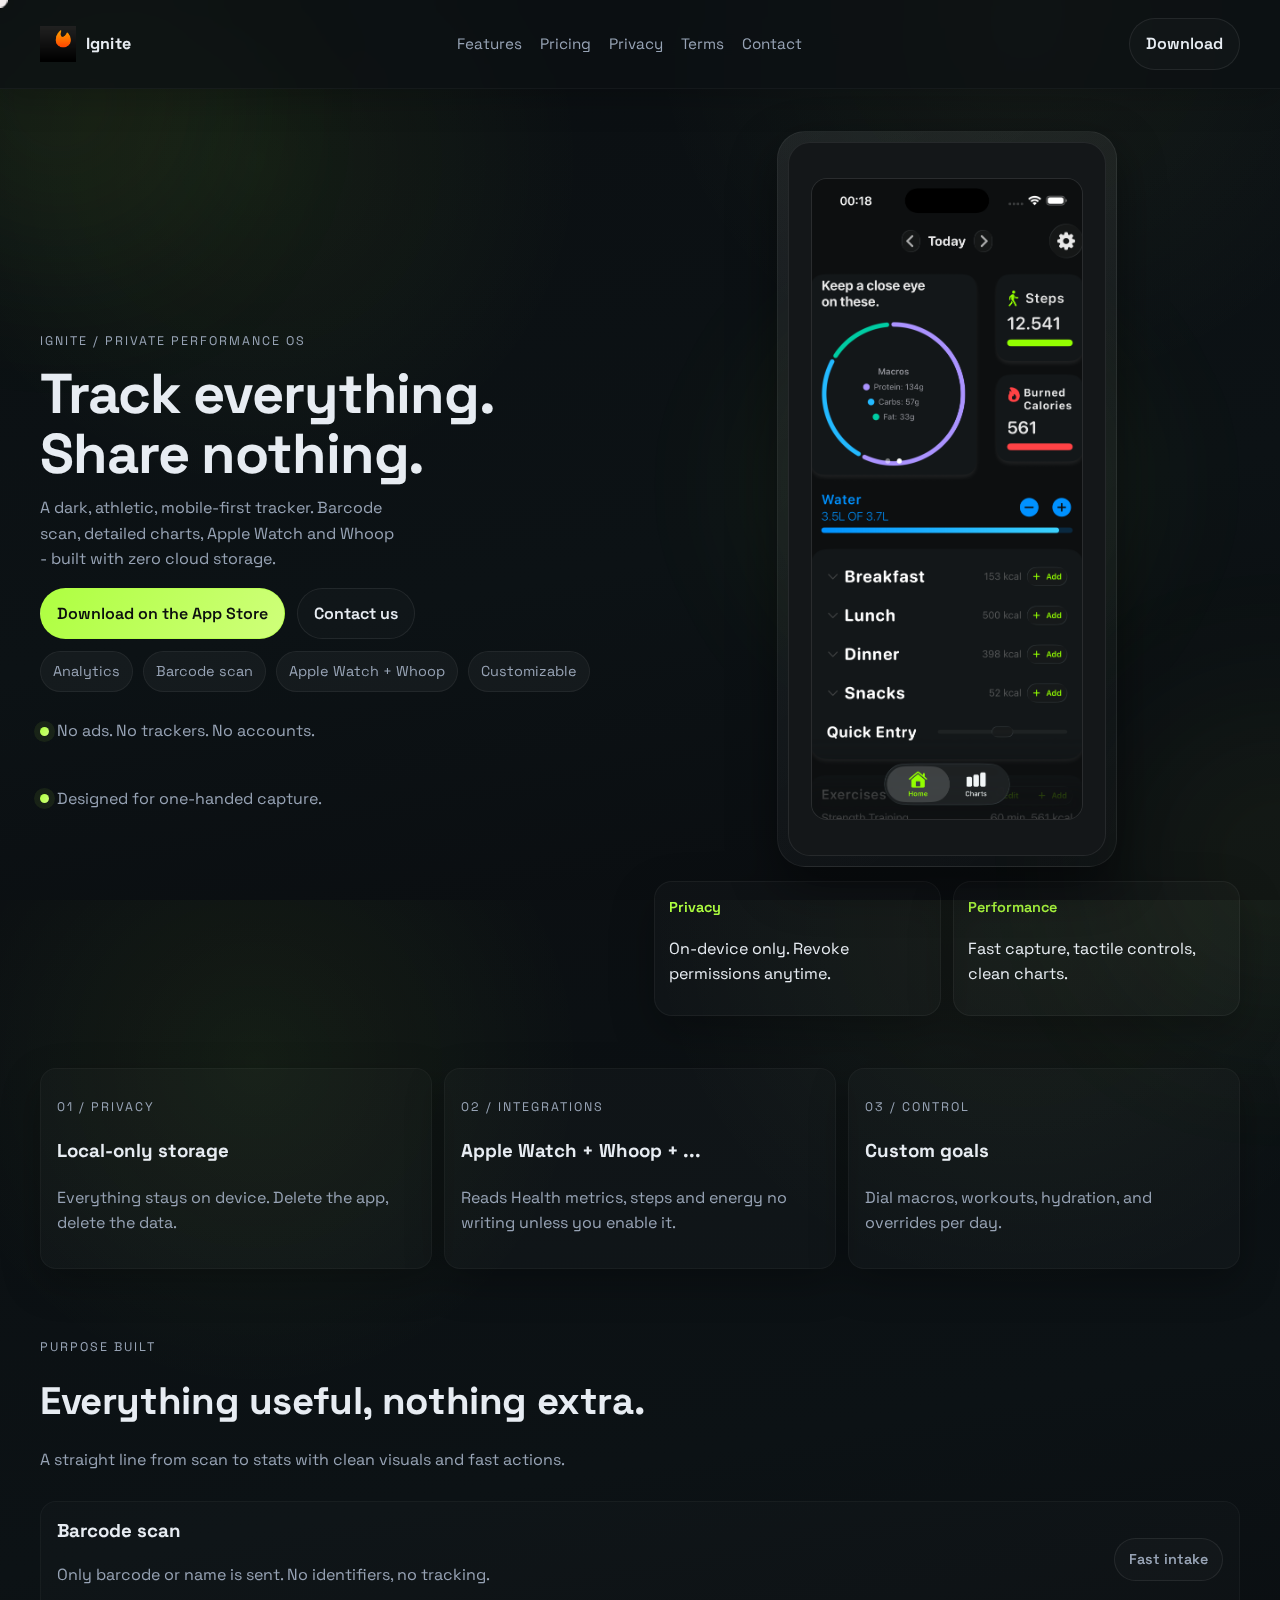
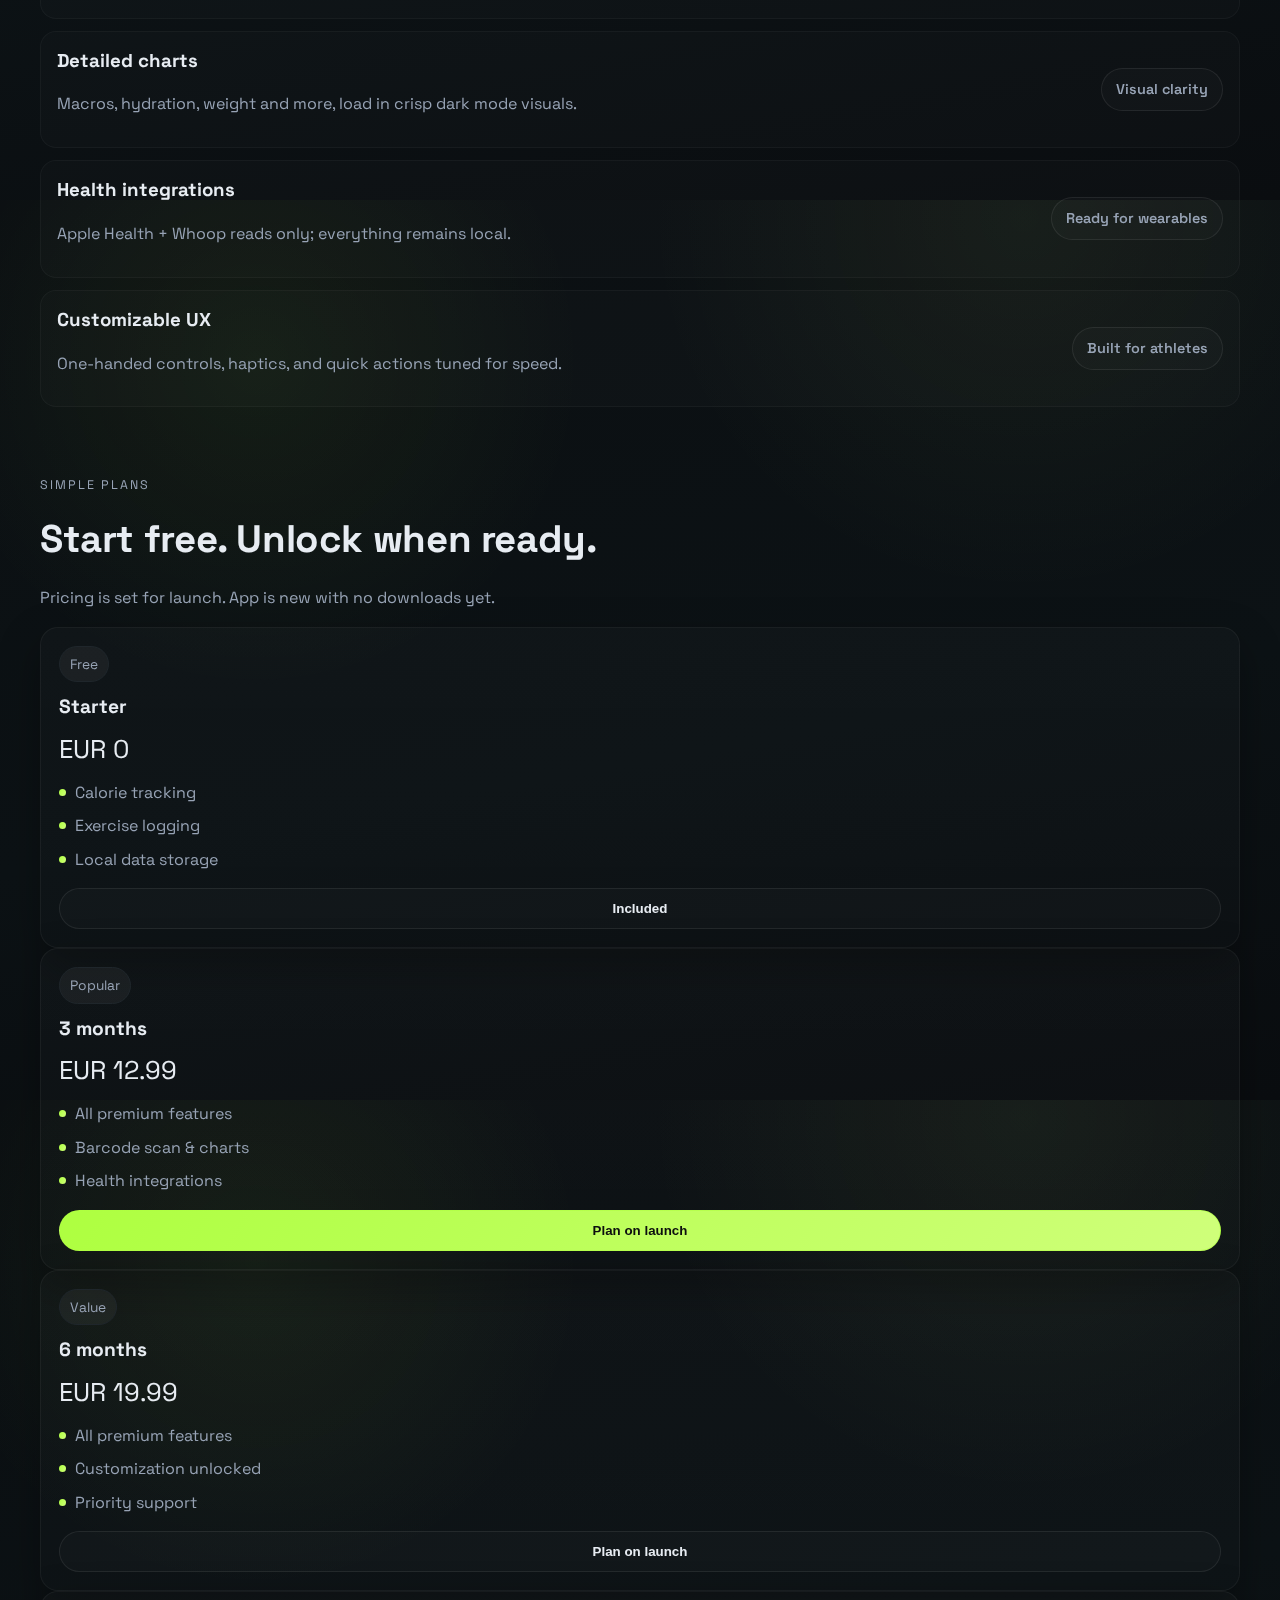
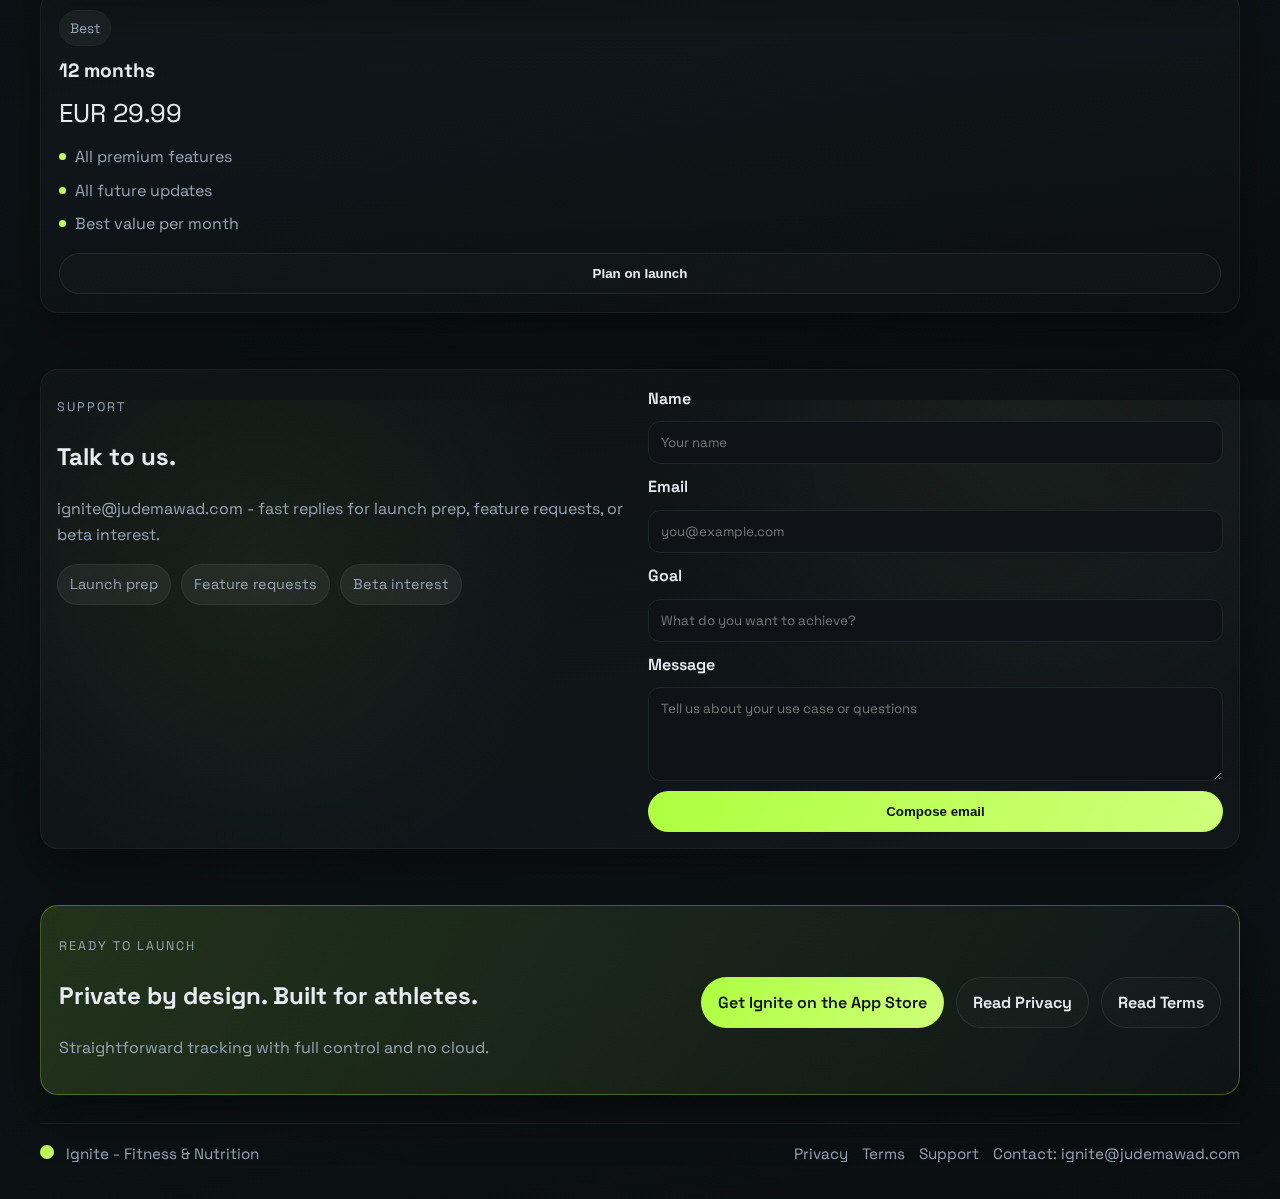
<file: Ignite/index.html>
<!DOCTYPE html>
<html lang="en">
<head>
  <meta charset="UTF-8">
  <meta name="viewport" content="width=device-width, initial-scale=1.0, viewport-fit=cover">
  <meta name="apple-mobile-web-app-capable" content="yes">
  <meta name="apple-mobile-web-app-status-bar-style" content="black-translucent">
  <meta name="description" content="Ignite - private fitness and nutrition tracking. Barcode scan, detailed charts, Apple Watch and Whoop support.">
  <title>Ignite - Private Fitness & Nutrition</title>
  <link rel="preconnect" href="https://fonts.googleapis.com">
  <link rel="preconnect" href="https://fonts.gstatic.com" crossorigin>
  <link href="https://fonts.googleapis.com/css2?family=Space+Grotesk:wght@400;500;600;700&family=Sora:wght@500;600&display=swap" rel="stylesheet">
  <link rel="stylesheet" href="style.css">
</head>
<body>
  <div class="bg-glow glow-1"></div>
  <div class="bg-glow glow-2"></div>
  <div class="bg-grid"></div>

  <div class="overlay-menu" id="overlayMenu">
    <div class="overlay-nav-container">
      <ul class="overlay-nav">
        <li class="animate delay-11"><a href="#download">Download</a></li>
        <li class="animate delay-22"><a href="#features">Features</a></li>
        <li class="animate delay-44"><a href="#pricing">Pricing</a></li>
        <li class="animate delay-55"><a href="#contact">Contact</a></li>
        <li class="animate delay-66"><a href="PrivacyPolicy/">Privacy</a></li>
        <li class="animate delay-77"><a href="TermsOfUse/">Terms</a></li>
      </ul>
    </div>
  </div>

  <header class="topbar shell">
    <div class="brand">
      <img src="../images/svgviewer-png-output.png" alt="Ignite flame logo">
      <span>Ignite</span>
    </div>
    <nav class="nav-links">
      <a href="#features">Features</a>
      <a href="#pricing">Pricing</a>
      <a href="PrivacyPolicy/">Privacy</a>
      <a href="TermsOfUse/">Terms</a>
      <a href="#contact">Contact</a>
    </nav>
    <div class="burger-container">
      <div class="burger-menu" id="burgerMenu">
        <span></span>
        <span></span>
        <span></span>
      </div>
    </div>
    <a class="btn ghost" href="#download">Download</a>
  </header>

  <main>
    <section class="hero shell" id="download">
      <div class="hero-copy">
        <p class="eyebrow">Ignite / Private performance OS</p>
        <h1>Track everything. Share nothing.</h1>
        <p class="lede">
          A dark, athletic, mobile-first tracker. Barcode scan, detailed charts, Apple Watch and Whoop - built with zero cloud storage.
        </p>
        <div class="cta-row">
          <a class="btn primary" href="https://apps.apple.com/de/app/ignite-fitness-nutrition/id6755685081?l=en-GB" target="_blank" rel="noopener noreferrer" aria-label="Download Ignite: Fitness & Nutrition on the App Store">Download on the App Store</a>
          <a class="btn ghost" href="#contact">Contact us</a>
        </div>
        <div class="chips">
          <span>Analytics</span>
          <span>Barcode scan</span>
          <span>Apple Watch + Whoop</span>
          <span>Customizable</span>
        </div>
        <div class="promise">
          <div class="promise-item">
            <span class="dot"></span>
            <p>No ads. No trackers. No accounts.</p>
          </div>
          <div class="promise-item">
            <span class="dot"></span>
            <p>Designed for one-handed capture.</p>
          </div>
        </div>
      </div>
      <div class="hero-visual">
        <div class="halo"></div>
        <div class="device-frame">
          <div class="device-inner">
            <div class="device-placeholder">
              <img class="device-shot" src="../images/Simulator%20Screenshot%20-%20iPhone%2017%20Pro%20Max%20-%202025-11-25%20at%2000.18.28.png" alt="Ignite app screenshot in simulator">
            </div>
          </div>
        </div>
        <div class="pillars">
          <div class="pillar">
            <span class="label">Privacy</span>
            <p>On-device only. Revoke permissions anytime.</p>
          </div>
          <div class="pillar">
            <span class="label">Performance</span>
            <p>Fast capture, tactile controls, clean charts.</p>
          </div>
        </div>
      </div>
    </section>

    <section class="shell section signal">
      <div class="signal-grid">
        <div class="signal-card">
          <p class="eyebrow">01 / Privacy</p>
          <h3>Local-only storage</h3>
          <p class="muted">Everything stays on device. Delete the app, delete the data.</p>
        </div>
        <div class="signal-card">
          <p class="eyebrow">02 / Integrations</p>
          <h3>Apple Watch + Whoop + ...</h3>
          <p class="muted">Reads Health metrics, steps and energy no writing unless you enable it.</p>
        </div>
        <div class="signal-card">
          <p class="eyebrow">03 / Control</p>
          <h3>Custom goals</h3>
          <p class="muted">Dial macros, workouts, hydration, and overrides per day.</p>
        </div>
      </div>
    </section>

    <section class="shell section feature-lines" id="features">
      <div class="section-head">
        <p class="eyebrow">Purpose built</p>
        <h2>Everything useful, nothing extra.</h2>
        <p class="muted">A straight line from scan to stats with clean visuals and fast actions.</p>
      </div>
      <div class="line-item">
        <div>
          <h3>Barcode scan</h3>
          <p class="muted">Only barcode or name is sent. No identifiers, no tracking.</p>
        </div>
        <div class="pill ghost">Fast intake</div>
      </div>
      <div class="line-item">
        <div>
          <h3>Detailed charts</h3>
          <p class="muted">Macros, hydration, weight and more, load in crisp dark mode visuals.</p>
        </div>
        <div class="pill ghost">Visual clarity</div>
      </div>
      <div class="line-item">
        <div>
          <h3>Health integrations</h3>
          <p class="muted">Apple Health + Whoop reads only; everything remains local.</p>
        </div>
        <div class="pill ghost">Ready for wearables</div>
      </div>
      <div class="line-item">
        <div>
          <h3>Customizable UX</h3>
          <p class="muted">One-handed controls, haptics, and quick actions tuned for speed.</p>
        </div>
        <div class="pill ghost">Built for athletes</div>
      </div>
    </section>

    <section class="section shell pricing" id="pricing">
      <div class="section-head">
        <p class="eyebrow">Simple plans</p>
        <h2>Start free. Unlock when ready.</h2>
        <p class="muted">Pricing is set for launch. App is new with no downloads yet.</p>
      </div>
      <div class="pricing-grid">
        <article class="card pricing-card">
          <div class="card-tag">Free</div>
          <h3>Starter</h3>
          <p class="price">EUR 0</p>
          <ul>
            <li>Calorie tracking</li>
            <li>Exercise logging</li>
            <li>Local data storage</li>
          </ul>
          <button class="btn ghost" type="button">Included</button>
        </article>
        <article class="card pricing-card">
          <div class="card-tag">Popular</div>
          <h3>3 months</h3>
          <p class="price">EUR 12.99</p>
          <ul>
            <li>All premium features</li>
            <li>Barcode scan & charts</li>
            <li>Health integrations</li>
          </ul>
          <button class="btn primary" type="button">Plan on launch</button>
        </article>
        <article class="card pricing-card">
          <div class="card-tag">Value</div>
          <h3>6 months</h3>
          <p class="price">EUR 19.99</p>
          <ul>
            <li>All premium features</li>
            <li>Customization unlocked</li>
            <li>Priority support</li>
          </ul>
          <button class="btn ghost" type="button">Plan on launch</button>
        </article>
        <article class="card pricing-card">
          <div class="card-tag">Best</div>
          <h3>12 months</h3>
          <p class="price">EUR 29.99</p>
          <ul>
            <li>All premium features</li>
            <li>All future updates</li>
            <li>Best value per month</li>
          </ul>
          <button class="btn ghost" type="button">Plan on launch</button>
        </article>
      </div>
    </section>

    <section class="section shell contact" id="contact">
      <div class="contact-card">
        <div class="contact-copy">
          <p class="eyebrow">Support</p>
          <h2>Talk to us.</h2>
          <p class="muted">ignite@judemawad.com - fast replies for launch prep, feature requests, or beta interest.</p>
          <div class="chips tight">
            <span>Launch prep</span>
            <span>Feature requests</span>
            <span>Beta interest</span>
          </div>
        </div>
        <form class="contact-form" id="contactForm">
          <label for="name">Name</label>
          <input id="name" name="name" type="text" placeholder="Your name" required>

          <label for="email">Email</label>
          <input id="email" name="email" type="email" placeholder="you@example.com" required>

          <label for="goal">Goal</label>
          <input id="goal" name="goal" type="text" placeholder="What do you want to achieve?" required>

          <label for="message">Message</label>
          <textarea id="message" name="message" rows="4" placeholder="Tell us about your use case or questions" required></textarea>

          <button class="btn primary" type="submit">Compose email</button>
        </form>
      </div>
    </section>

    <section class="section shell final-cta">
      <div class="final-card">
        <div>
          <p class="eyebrow">Ready to launch</p>
          <h2>Private by design. Built for athletes.</h2>
          <p class="muted">Straightforward tracking with full control and no cloud.</p>
        </div>
        <div class="cta-row">
          <a class="btn primary" href="https://apps.apple.com/de/app/ignite-fitness-nutrition/id6755685081?l=en-GB" target="_blank" rel="noopener noreferrer">Get Ignite on the App Store</a>
          <a class="btn ghost" href="PrivacyPolicy/">Read Privacy</a>
          <a class="btn ghost" href="TermsOfUse/">Read Terms</a>
        </div>
      </div>
    </section>
  </main>

  <div class="mobile-cta">
    <a class="btn primary" href="https://apps.apple.com/de/app/ignite-fitness-nutrition/id6755685081?l=en-GB" target="_blank" rel="noopener noreferrer">Download on the App Store</a>
    <a class="btn ghost" href="#contact">Contact</a>
  </div>

  <footer class="shell footer">
    <div class="footer-left">
      <span class="brand-mark"></span>
      <span>Ignite - Fitness & Nutrition</span>
    </div>
    <div class="footer-right">
      <a href="PrivacyPolicy/">Privacy</a>
      <a href="TermsOfUse/">Terms</a>
      <a href="#contact">Support</a>
      <span class="muted">Contact: ignite@judemawad.com</span>
    </div>
  </footer>

  <script src="app.js"></script>
</body>
</html>
</file>
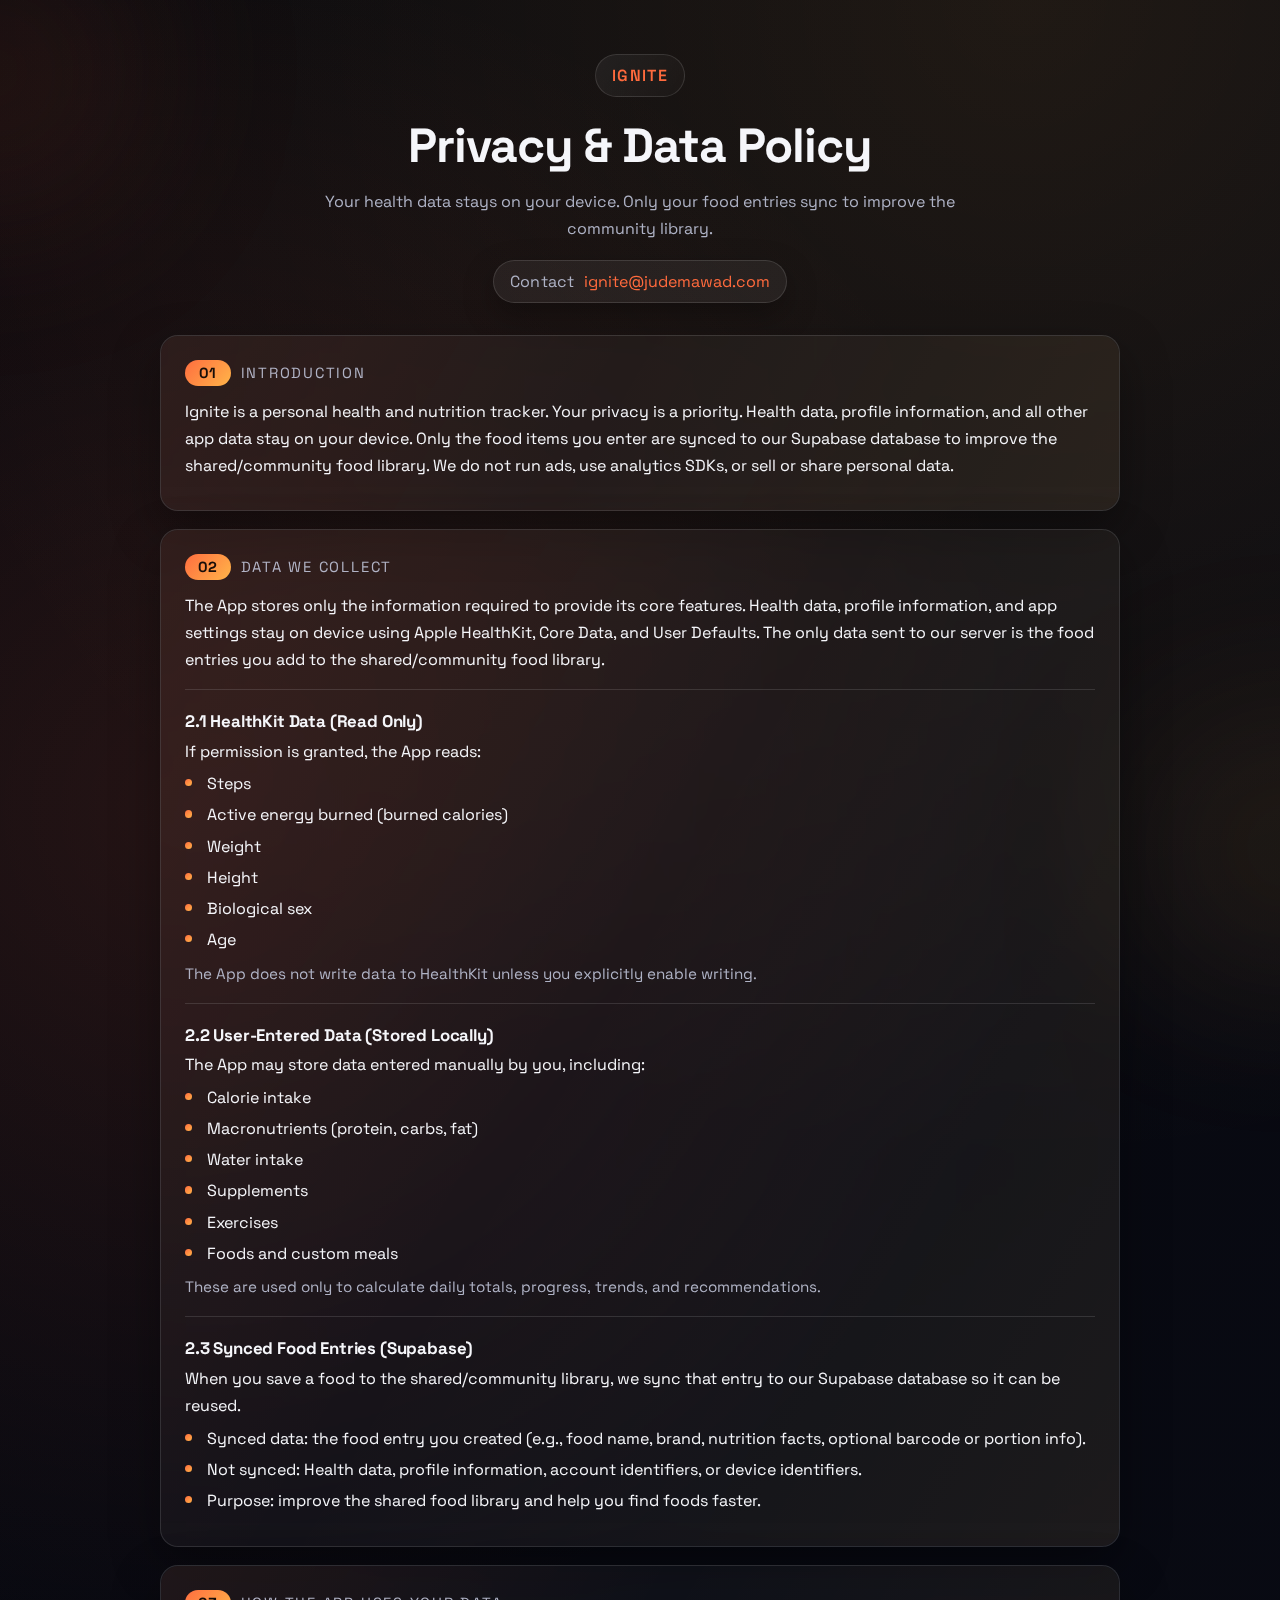
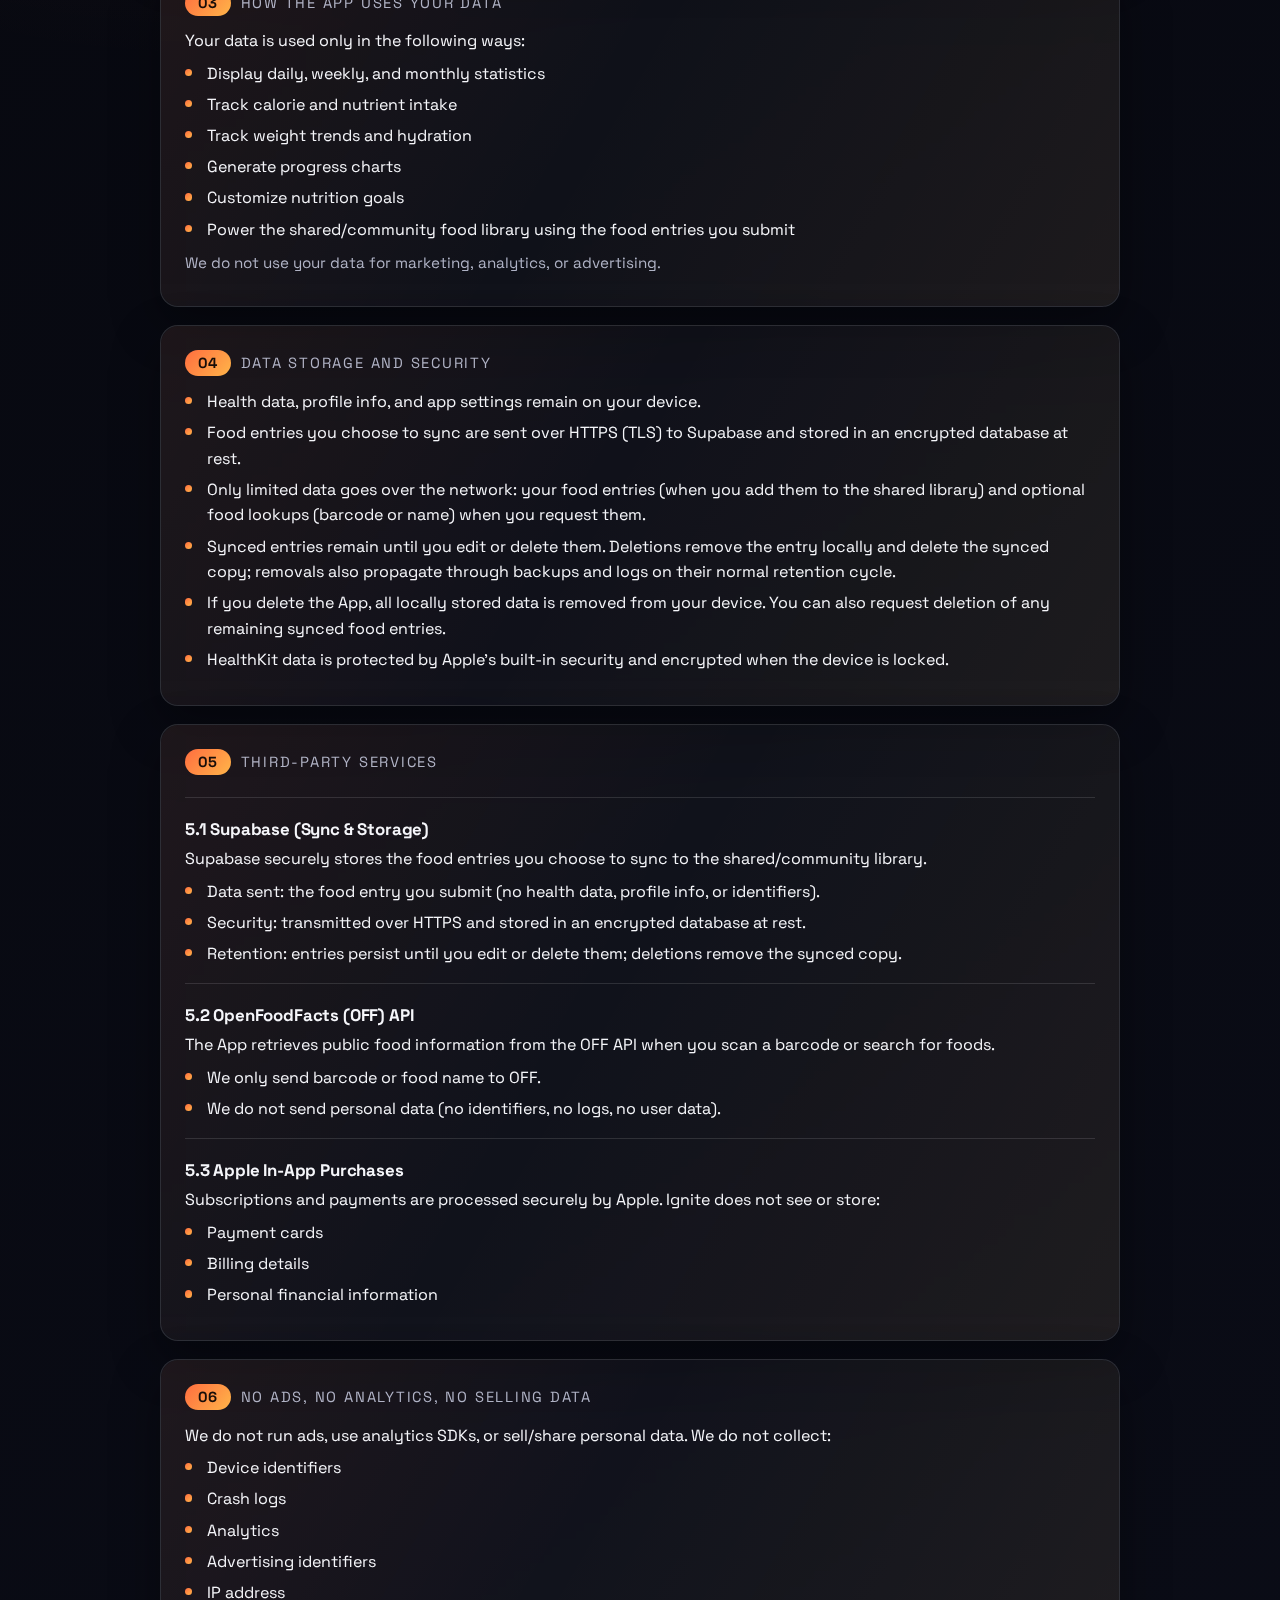
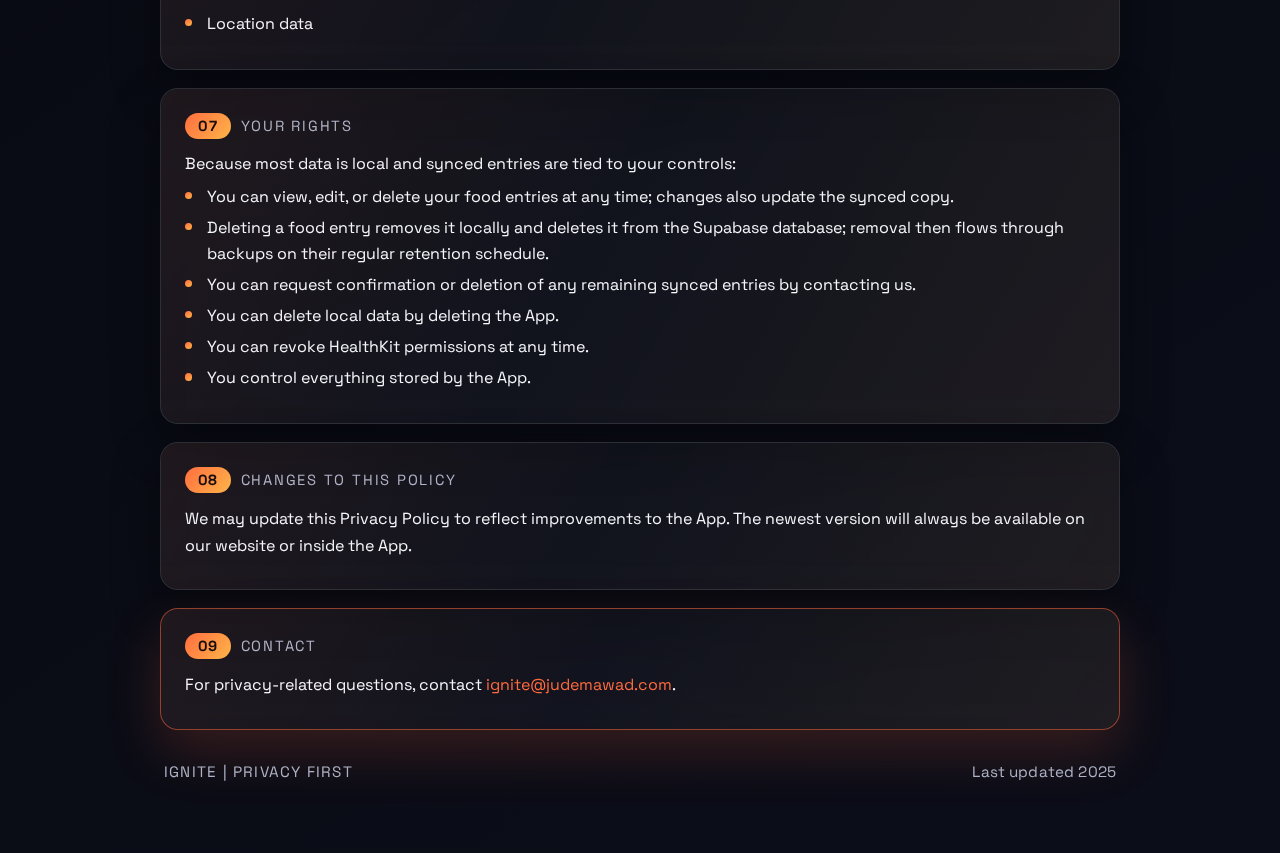
<file: Ignite/PrivacyPolicy/index.html>
<!DOCTYPE html>
<html lang="en">
<head>
  <meta charset="UTF-8">
  <meta name="viewport" content="width=device-width, initial-scale=1.0">
  <meta name="description" content="Ignite Privacy Policy">
  <title>Ignite - Privacy Policy</title>
  <link rel="preconnect" href="https://fonts.googleapis.com">
  <link rel="preconnect" href="https://fonts.gstatic.com" crossorigin>
  <link href="https://fonts.googleapis.com/css2?family=Space+Grotesk:wght@400;500;600;700&family=Sora:wght@500;600&display=swap" rel="stylesheet">
  <link rel="stylesheet" href="style.css">
</head>
<body>
  <div class="bg-glow glow-one"></div>
  <div class="bg-glow glow-two"></div>

  <header class="hero">
    <div class="badge">Ignite</div>
    <h1>Privacy & Data Policy</h1>
    <p class="lede">
      Your health data stays on your device. Only your food entries sync to improve the community library.
    </p>
    <div class="contact-chip">
      <span>Contact</span>
      <a href="mailto:ignite@judemawad.com">ignite@judemawad.com</a>
    </div>
  </header>

  <main class="policy">
    <section class="policy-card" id="introduction">
      <div class="section-title"><span>01</span> Introduction</div>
      <p>Ignite is a personal health and nutrition tracker. Your privacy is a priority. Health data, profile information, and all other app data stay on your device. Only the food items you enter are synced to our Supabase database to improve the shared/community food library. We do not run ads, use analytics SDKs, or sell or share personal data.</p>
    </section>

    <section class="policy-card" id="data-we-collect">
      <div class="section-title"><span>02</span> Data We Collect</div>
      <p>The App stores only the information required to provide its core features. Health data, profile information, and app settings stay on device using Apple HealthKit, Core Data, and User Defaults. The only data sent to our server is the food entries you add to the shared/community food library.</p>
      <div class="subsection">
        <h3>2.1 HealthKit Data (Read Only)</h3>
        <p>If permission is granted, the App reads:</p>
        <ul>
          <li>Steps</li>
          <li>Active energy burned (burned calories)</li>
          <li>Weight</li>
          <li>Height</li>
          <li>Biological sex</li>
          <li>Age</li>
        </ul>
        <p class="note">The App does not write data to HealthKit unless you explicitly enable writing.</p>
      </div>
      <div class="subsection">
        <h3>2.2 User-Entered Data (Stored Locally)</h3>
        <p>The App may store data entered manually by you, including:</p>
        <ul>
          <li>Calorie intake</li>
          <li>Macronutrients (protein, carbs, fat)</li>
          <li>Water intake</li>
          <li>Supplements</li>
          <li>Exercises</li>
          <li>Foods and custom meals</li>
        </ul>
        <p class="note">These are used only to calculate daily totals, progress, trends, and recommendations.</p>
      </div>
      <div class="subsection">
        <h3>2.3 Synced Food Entries (Supabase)</h3>
        <p>When you save a food to the shared/community library, we sync that entry to our Supabase database so it can be reused.</p>
        <ul>
          <li>Synced data: the food entry you created (e.g., food name, brand, nutrition facts, optional barcode or portion info).</li>
          <li>Not synced: Health data, profile information, account identifiers, or device identifiers.</li>
          <li>Purpose: improve the shared food library and help you find foods faster.</li>
        </ul>
      </div>
    </section>

    <section class="policy-card" id="usage">
      <div class="section-title"><span>03</span> How the App uses your data</div>
      <p>Your data is used only in the following ways:</p>
      <ul>
        <li>Display daily, weekly, and monthly statistics</li>
        <li>Track calorie and nutrient intake</li>
        <li>Track weight trends and hydration</li>
        <li>Generate progress charts</li>
        <li>Customize nutrition goals</li>
        <li>Power the shared/community food library using the food entries you submit</li>
      </ul>
      <p class="note">We do not use your data for marketing, analytics, or advertising.</p>
    </section>

    <section class="policy-card" id="storage-security">
      <div class="section-title"><span>04</span> Data Storage and Security</div>
      <ul>
        <li>Health data, profile info, and app settings remain on your device.</li>
        <li>Food entries you choose to sync are sent over HTTPS (TLS) to Supabase and stored in an encrypted database at rest.</li>
        <li>Only limited data goes over the network: your food entries (when you add them to the shared library) and optional food lookups (barcode or name) when you request them.</li>
        <li>Synced entries remain until you edit or delete them. Deletions remove the entry locally and delete the synced copy; removals also propagate through backups and logs on their normal retention cycle.</li>
        <li>If you delete the App, all locally stored data is removed from your device. You can also request deletion of any remaining synced food entries.</li>
        <li>HealthKit data is protected by Apple's built-in security and encrypted when the device is locked.</li>
      </ul>
    </section>

    <section class="policy-card" id="third-party">
      <div class="section-title"><span>05</span> Third-Party Services</div>
      <div class="subsection">
        <h3>5.1 Supabase (Sync & Storage)</h3>
        <p>Supabase securely stores the food entries you choose to sync to the shared/community library.</p>
        <ul>
          <li>Data sent: the food entry you submit (no health data, profile info, or identifiers).</li>
          <li>Security: transmitted over HTTPS and stored in an encrypted database at rest.</li>
          <li>Retention: entries persist until you edit or delete them; deletions remove the synced copy.</li>
        </ul>
      </div>
      <div class="subsection">
        <h3>5.2 OpenFoodFacts (OFF) API</h3>
        <p>The App retrieves public food information from the OFF API when you scan a barcode or search for foods.</p>
        <ul>
          <li>We only send barcode or food name to OFF.</li>
          <li>We do not send personal data (no identifiers, no logs, no user data).</li>
        </ul>
      </div>
      <div class="subsection">
        <h3>5.3 Apple In-App Purchases</h3>
        <p>Subscriptions and payments are processed securely by Apple. Ignite does not see or store:</p>
        <ul>
          <li>Payment cards</li>
          <li>Billing details</li>
          <li>Personal financial information</li>
        </ul>
      </div>
    </section>

    <section class="policy-card" id="no-analytics">
      <div class="section-title"><span>06</span> No Ads, No Analytics, No Selling Data</div>
      <p>We do not run ads, use analytics SDKs, or sell/share personal data. We do not collect:</p>
      <ul>
        <li>Device identifiers</li>
        <li>Crash logs</li>
        <li>Analytics</li>
        <li>Advertising identifiers</li>
        <li>IP address</li>
        <li>Location data</li>
      </ul>
    </section>

    <section class="policy-card" id="rights">
      <div class="section-title"><span>07</span> Your Rights</div>
      <p>Because most data is local and synced entries are tied to your controls:</p>
      <ul>
        <li>You can view, edit, or delete your food entries at any time; changes also update the synced copy.</li>
        <li>Deleting a food entry removes it locally and deletes it from the Supabase database; removal then flows through backups on their regular retention schedule.</li>
        <li>You can request confirmation or deletion of any remaining synced entries by contacting us.</li>
        <li>You can delete local data by deleting the App.</li>
        <li>You can revoke HealthKit permissions at any time.</li>
        <li>You control everything stored by the App.</li>
      </ul>
    </section>

    <section class="policy-card" id="changes">
      <div class="section-title"><span>08</span> Changes to This Policy</div>
      <p>We may update this Privacy Policy to reflect improvements to the App. The newest version will always be available on our website or inside the App.</p>
    </section>

    <section class="policy-card highlight" id="contact">
      <div class="section-title"><span>09</span> Contact</div>
      <p>For privacy-related questions, contact <a href="mailto:ignite@judemawad.com">ignite@judemawad.com</a>.</p>
    </section>
  </main>

  <footer class="footer">
    <div class="footer-tag">Ignite | Privacy First</div>
    <div class="footer-updated">Last updated 2025</div>
  </footer>
</body>
</html>
</file>
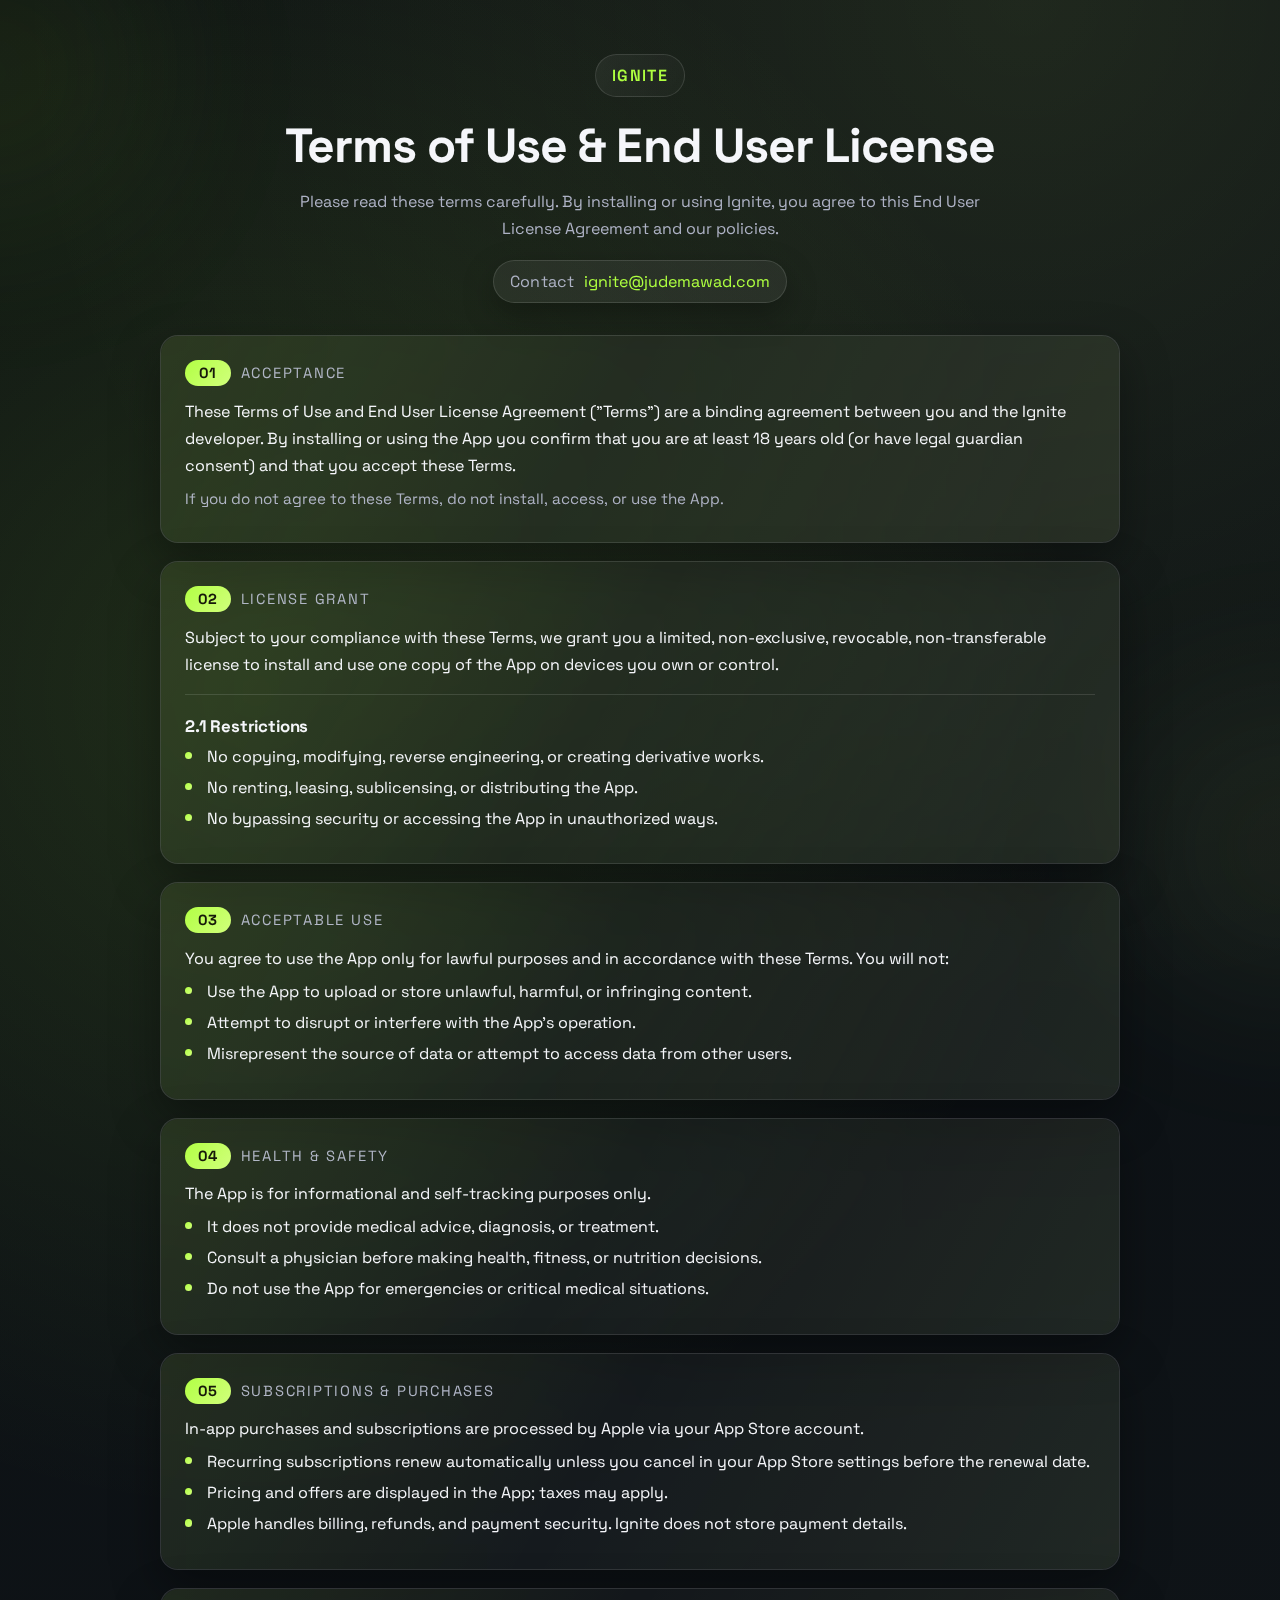
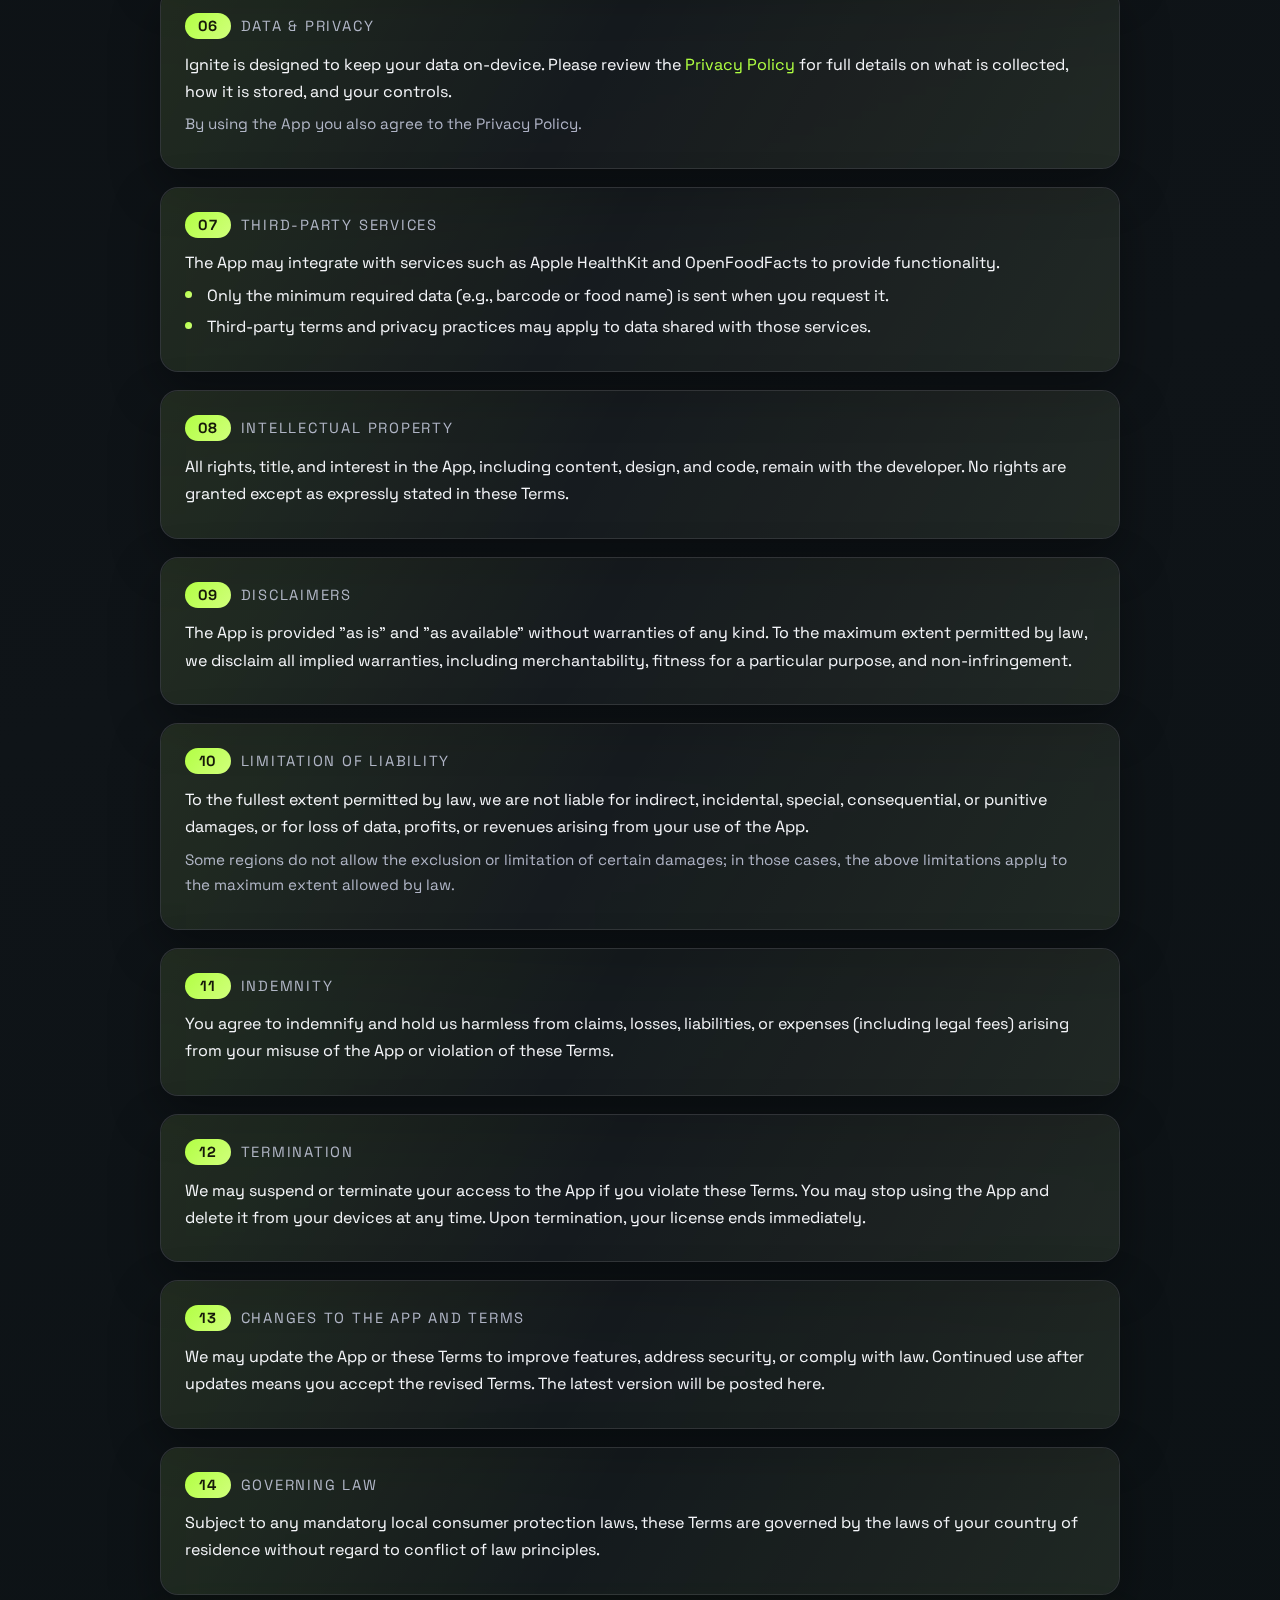
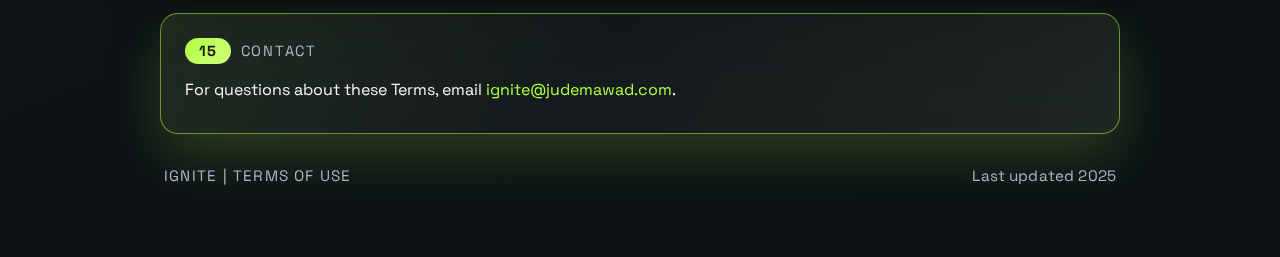
<file: Ignite/TermsOfUse/index.html>
<!DOCTYPE html>
<html lang="en">
<head>
  <meta charset="UTF-8">
  <meta name="viewport" content="width=device-width, initial-scale=1.0">
  <meta name="description" content="Ignite Terms of Use and End User License Agreement">
  <title>Ignite - Terms of Use</title>
  <link rel="preconnect" href="https://fonts.googleapis.com">
  <link rel="preconnect" href="https://fonts.gstatic.com" crossorigin>
  <link href="https://fonts.googleapis.com/css2?family=Space+Grotesk:wght@400;500;600;700&family=Sora:wght@500;600&display=swap" rel="stylesheet">
  <link rel="stylesheet" href="style.css">
</head>
<body>
  <div class="bg-glow glow-one"></div>
  <div class="bg-glow glow-two"></div>

  <header class="hero">
    <div class="badge">Ignite</div>
    <h1>Terms of Use & End User License</h1>
    <p class="lede">
      Please read these terms carefully. By installing or using Ignite, you agree to this End User License Agreement and our policies.
    </p>
    <div class="contact-chip">
      <span>Contact</span>
      <a href="mailto:ignite@judemawad.com">ignite@judemawad.com</a>
    </div>
  </header>

  <main class="policy">
    <section class="policy-card" id="acceptance">
      <div class="section-title"><span>01</span> Acceptance</div>
      <p>These Terms of Use and End User License Agreement ("Terms") are a binding agreement between you and the Ignite developer. By installing or using the App you confirm that you are at least 18 years old (or have legal guardian consent) and that you accept these Terms.</p>
      <p class="note">If you do not agree to these Terms, do not install, access, or use the App.</p>
    </section>

    <section class="policy-card" id="license">
      <div class="section-title"><span>02</span> License Grant</div>
      <p>Subject to your compliance with these Terms, we grant you a limited, non-exclusive, revocable, non-transferable license to install and use one copy of the App on devices you own or control.</p>
      <div class="subsection">
        <h3>2.1 Restrictions</h3>
        <ul>
          <li>No copying, modifying, reverse engineering, or creating derivative works.</li>
          <li>No renting, leasing, sublicensing, or distributing the App.</li>
          <li>No bypassing security or accessing the App in unauthorized ways.</li>
        </ul>
      </div>
    </section>

    <section class="policy-card" id="acceptable-use">
      <div class="section-title"><span>03</span> Acceptable Use</div>
      <p>You agree to use the App only for lawful purposes and in accordance with these Terms. You will not:</p>
      <ul>
        <li>Use the App to upload or store unlawful, harmful, or infringing content.</li>
        <li>Attempt to disrupt or interfere with the App's operation.</li>
        <li>Misrepresent the source of data or attempt to access data from other users.</li>
      </ul>
    </section>

    <section class="policy-card" id="health">
      <div class="section-title"><span>04</span> Health & Safety</div>
      <p>The App is for informational and self-tracking purposes only.</p>
      <ul>
        <li>It does not provide medical advice, diagnosis, or treatment.</li>
        <li>Consult a physician before making health, fitness, or nutrition decisions.</li>
        <li>Do not use the App for emergencies or critical medical situations.</li>
      </ul>
    </section>

    <section class="policy-card" id="payments">
      <div class="section-title"><span>05</span> Subscriptions & Purchases</div>
      <p>In-app purchases and subscriptions are processed by Apple via your App Store account.</p>
      <ul>
        <li>Recurring subscriptions renew automatically unless you cancel in your App Store settings before the renewal date.</li>
        <li>Pricing and offers are displayed in the App; taxes may apply.</li>
        <li>Apple handles billing, refunds, and payment security. Ignite does not store payment details.</li>
      </ul>
    </section>

    <section class="policy-card" id="privacy">
      <div class="section-title"><span>06</span> Data & Privacy</div>
      <p>Ignite is designed to keep your data on-device. Please review the <a href="../PrivacyPolicy/">Privacy Policy</a> for full details on what is collected, how it is stored, and your controls.</p>
      <p class="note">By using the App you also agree to the Privacy Policy.</p>
    </section>

    <section class="policy-card" id="third-party">
      <div class="section-title"><span>07</span> Third-Party Services</div>
      <p>The App may integrate with services such as Apple HealthKit and OpenFoodFacts to provide functionality.</p>
      <ul>
        <li>Only the minimum required data (e.g., barcode or food name) is sent when you request it.</li>
        <li>Third-party terms and privacy practices may apply to data shared with those services.</li>
      </ul>
    </section>

    <section class="policy-card" id="ip">
      <div class="section-title"><span>08</span> Intellectual Property</div>
      <p>All rights, title, and interest in the App, including content, design, and code, remain with the developer. No rights are granted except as expressly stated in these Terms.</p>
    </section>

    <section class="policy-card" id="disclaimers">
      <div class="section-title"><span>09</span> Disclaimers</div>
      <p>The App is provided "as is" and "as available" without warranties of any kind. To the maximum extent permitted by law, we disclaim all implied warranties, including merchantability, fitness for a particular purpose, and non-infringement.</p>
    </section>

    <section class="policy-card" id="liability">
      <div class="section-title"><span>10</span> Limitation of Liability</div>
      <p>To the fullest extent permitted by law, we are not liable for indirect, incidental, special, consequential, or punitive damages, or for loss of data, profits, or revenues arising from your use of the App.</p>
      <p class="note">Some regions do not allow the exclusion or limitation of certain damages; in those cases, the above limitations apply to the maximum extent allowed by law.</p>
    </section>

    <section class="policy-card" id="indemnity">
      <div class="section-title"><span>11</span> Indemnity</div>
      <p>You agree to indemnify and hold us harmless from claims, losses, liabilities, or expenses (including legal fees) arising from your misuse of the App or violation of these Terms.</p>
    </section>

    <section class="policy-card" id="termination">
      <div class="section-title"><span>12</span> Termination</div>
      <p>We may suspend or terminate your access to the App if you violate these Terms. You may stop using the App and delete it from your devices at any time. Upon termination, your license ends immediately.</p>
    </section>

    <section class="policy-card" id="changes">
      <div class="section-title"><span>13</span> Changes to the App and Terms</div>
      <p>We may update the App or these Terms to improve features, address security, or comply with law. Continued use after updates means you accept the revised Terms. The latest version will be posted here.</p>
    </section>

    <section class="policy-card" id="law">
      <div class="section-title"><span>14</span> Governing Law</div>
      <p>Subject to any mandatory local consumer protection laws, these Terms are governed by the laws of your country of residence without regard to conflict of law principles.</p>
    </section>

    <section class="policy-card highlight" id="contact">
      <div class="section-title"><span>15</span> Contact</div>
      <p>For questions about these Terms, email <a href="mailto:ignite@judemawad.com">ignite@judemawad.com</a>.</p>
    </section>
  </main>

  <footer class="footer">
    <div class="footer-tag">Ignite | Terms of Use</div>
    <div class="footer-updated">Last updated 2025</div>
  </footer>
</body>
</html>
</file>
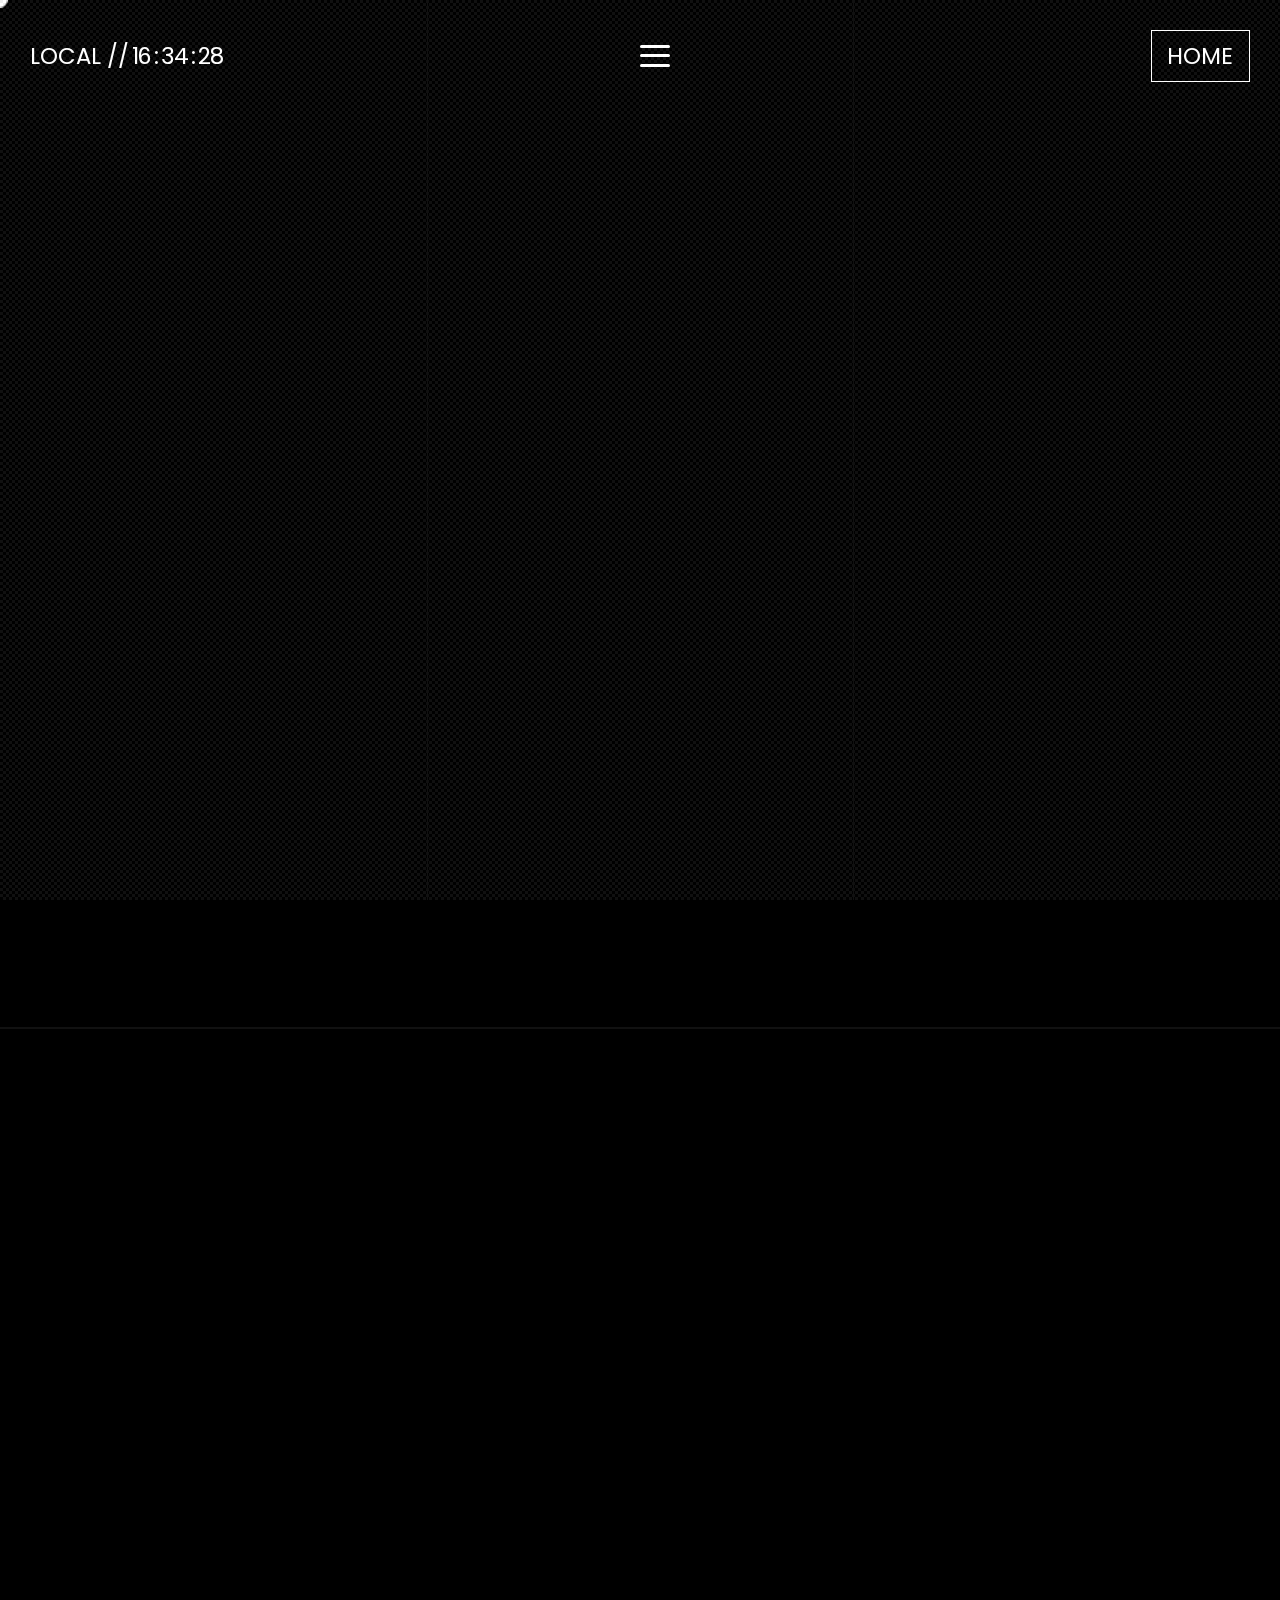
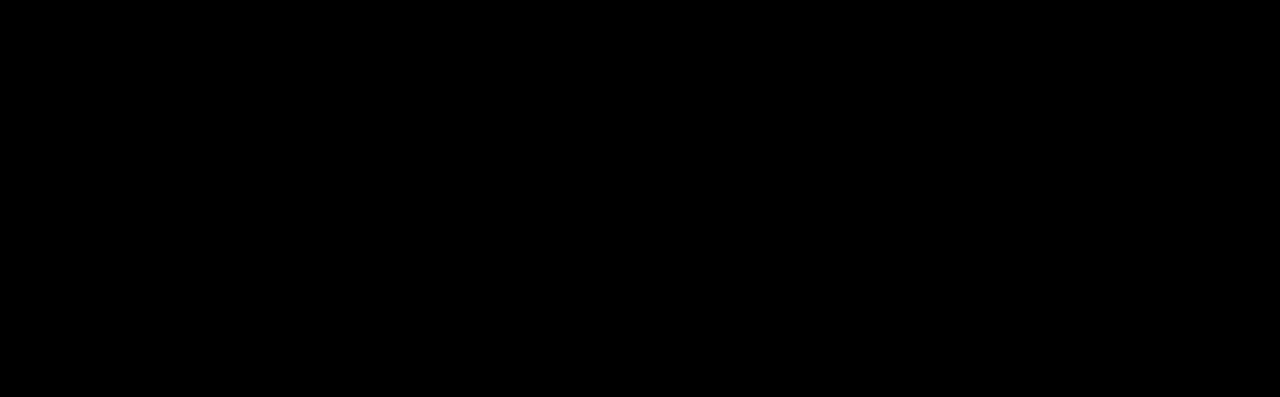
<file: contact.html>
<!DOCTYPE html>
<html lang="en">
  <head>
    <!--
      =============================================================================
      HEAD SECTION – META, TITLE, & RESOURCE LINKS
      -----------------------------------------------------------------------------
      This section defines the character encoding, page description, and viewport
      settings. It also includes links to external resources such as Google Fonts,
      Font Awesome, the main stylesheet, and the contact-specific stylesheet.
      =============================================================================
    -->
    <meta charset="UTF-8" />
    <meta name="description" content="Contact Page" />
    <meta name="viewport" content="width=device-width, initial-scale=1.0"/>
    <title>Contact – Jude Portfolio</title>
  
    <!-- Google Fonts & Font Awesome for iconography and typography -->
    <link rel="preconnect" href="https://fonts.googleapis.com">
    <link rel="preconnect" href="https://fonts.gstatic.com" crossorigin>
    <link
      href="https://fonts.googleapis.com/css2?family=Poppins:wght@300;400;600;700&display=swap"
      rel="stylesheet"
    >
    <link
      rel="stylesheet"
      href="https://cdnjs.cloudflare.com/ajax/libs/font-awesome/6.0.0-beta3/css/all.min.css"
    />
  
    <!-- Main CSS for global styles -->
    <link rel="stylesheet" href="styles.css">
    
    <!-- Contact-specific CSS for custom contact page styling -->
    <link rel="stylesheet" href="contact.css">
  </head>    
  <body>
    <!--
      =============================================================================
      OVERLAY MENU
      -----------------------------------------------------------------------------
      Reusable overlay menu component shared across pages.
      It contains the primary navigation links and social media links.
      =============================================================================
    -->
    <div class="overlay-menu" id="overlayMenu">
      
      <!-- Navigation Links -->
      <div class="overlay-nav-container">
        <ul class="overlay-nav">
          <li class="animate delay-11"><a href="index.html">Home</a></li>
          <li class="animate delay-22"><a href="#about">About Me</a></li>
          <li class="animate delay-33"><a href="projects.html">Projects</a></li>
          <li class="animate delay-44"><a href="contact.html">Contact</a></li>
        </ul>
      </div>
      
      <!-- Social Links -->
      <div class="social-links animate delay-66">
        <a href="https://www.instagram.com/jude_mawad" target="_blank">INSTAGRAM ↗</a>
        <a href="https://github.com/JoudMawad" target="_blank">GITHUB ↗</a>
      </div>
    </div>
    
    <!--
      =============================================================================
      HEADER WITH BURGER MENU
      -----------------------------------------------------------------------------
      The header displays the local time, a burger menu to toggle the overlay,
      and a home button for quick navigation back to the homepage.
      =============================================================================
    -->
    <header class="home-header">
      <!-- Local Time Display -->
      <div class="home-local animate delay-11">
        LOCAL // 
        <span class="time-hours">
          <span class="digit" data-index="0">0</span>
          <span class="digit" data-index="1">0</span>
        </span>:
        <span class="time-minutes">
          <span class="digit" data-index="0">0</span>
          <span class="digit" data-index="1">0</span>
        </span>:
        <span class="time-seconds">
          <span class="digit" data-index="0">0</span>
          <span class="digit" data-index="1">0</span>
        </span>
      </div>
      <!-- Burger Menu -->
      <div class="burger-container home-burger animate delay-11">
        <div class="burger-menu" id="burgerMenuHome">
          <span></span>
          <span></span>
          <span></span>
        </div>
      </div>
      <!-- Top Right Home Button (optional – provides quick navigation) -->
      <a href="index.html" class="home-contact animate delay-11">HOME</a>
    </header>

    <!--
      =============================================================================
      CONTACT HERO SECTION
      -----------------------------------------------------------------------------
      A fullscreen hero section for the Contact page that includes an
      attention-grabbing heading, a brief description, and a contact form.
      =============================================================================
    -->
    <section class="contact-hero">
      <hr class="section-divider">
      <!-- Left Side: Text Content & Contact Form -->
      <div class="contact-left">
        <h1>RING A BELL!</h1>
        <p>
          Reach out and let’s create something amazing together.<br />
          Let’s achieve greatness.
        </p>

        <hr class="section-divider">
    
        <!-- Subheading Before the Form -->
        <h2 class="form-heading">FILL THIS FORM OUT</h2>
    
        <!-- Contact Form (uses Formspree to handle submissions) -->
        <form action="https://formspree.io/f/mjkyedpy" method="POST">
          <div class="form-group">
            <label for="name" class="sr-only">Name</label>
            <input 
              type="text" 
              id="name" 
              name="name" 
              placeholder="Name*" 
              required 
            />
          </div>
          <div class="form-group">
            <label for="email" class="sr-only">Email</label>
            <input 
              type="email" 
              id="email" 
              name="_replyto" 
              placeholder="Email*" 
              required 
            />
          </div>
          <div class="form-group">
            <label for="message" class="sr-only">Message</label>
            <textarea 
              id="message" 
              name="message" 
              rows="5" 
              placeholder="Message*" 
              required
            ></textarea>
          </div>
          <button type="submit" class="submit-btn">Submit Now</button>
        </form>
      </div>
    
      <!-- Right Side: Contact Image -->
      <div class="contact-right">
        <img src="images/img_8246.JPG" alt="Contact Portrait" />
      </div>
    </section>

    <hr class="section-divider">

    <!--
      =============================================================================
      CONTACT INFO SECTION
      -----------------------------------------------------------------------------
      Provides additional contact details, including social media follow links,
      current location, phone number, and email address.
      =============================================================================
    -->
    <section class="contact-info">
      <!-- Column 1: Social Media Links -->
      <div class="info-col">
        <h3>Follow Me</h3>
        <div class="contact-social-links">
          <ul>
            <li>
              <a href="https://www.instagram.com/jude_mawad?igsh=c3oxYjN0MHFjZTJn&utm_source=qr" target="_blank">INSTAGRAM</a>
            </li>
            <!-- Add additional social links here as needed -->
          </ul>
        </div>
      </div>
      <!-- Column 2: Current Location -->
      <div class="info-col">
        <h3>Current Location</h3>
        <p>
          Brunswick, 38100<br/>
          Germany
        </p>
      </div>
      <!-- Column 3: Phone Number -->
      <div class="info-col">
        <h3>Phone</h3>
        <p>GER +49 1772257937</p>
      </div>
      <!-- Column 4: Email Address -->
      <div class="info-col">
        <h3>Email Me</h3>
        <p>JudeMawad@Gmail.com</p>
      </div>
    </section>
    
    <!--
      =============================================================================
      SCRIPTS
      -----------------------------------------------------------------------------
      Loads the external JavaScript file and includes inline scripts for
      interactive elements like the burger menu functionality.
      =============================================================================
    -->
    <script src="script.js"></script>
    <script>
      // Ensure the burger menu toggles the overlay menu when clicked
      const burgerMenu = document.getElementById('burgerMenuHome');
      const overlayMenu = document.getElementById('overlayMenu');
      
      if (burgerMenu && overlayMenu) {
        burgerMenu.addEventListener('click', function() {
          overlayMenu.classList.toggle('active');
          burgerMenu.classList.toggle('open');
        });
      }
    </script>
  </body>
</html>
</file>
<file: Ignite/style.css>
:root {
  --bg: #0b0f12;
  --bg-2: #0f1418;
  --card: #141719;
  --line: #1f262b;
  --text: #e7ecf2;
  --muted: #97a3b5;
  --accent: #aeff40;
  --accent-2: #cfff7a;
  --shadow: 0 18px 48px rgba(0, 0, 0, 0.45);
  --radius: 18px;
  --font-sans: 'Space Grotesk', 'Sora', system-ui, -apple-system, sans-serif;
}

* {
  box-sizing: border-box;
}

html {
  min-height: 100%;
  height: -webkit-fill-available;
}

body {
  margin: 0;
  font-family: var(--font-sans);
  background: radial-gradient(circle at 20% 18%, rgba(174, 255, 64, 0.06), transparent 26%),
              radial-gradient(circle at 80% 2%, rgba(207, 255, 122, 0.05), transparent 28%),
              linear-gradient(170deg, var(--bg) 0%, #0c1215 60%, #0a0d10 100%);
  color: var(--text);
  line-height: 1.6;
  min-height: 100vh;
  min-height: 100dvh;
  min-height: -webkit-fill-available;
  position: relative;
  overflow-x: hidden;
  padding-top: env(safe-area-inset-top, 0px);
  padding-bottom: env(safe-area-inset-bottom, 0px);
}

.no-scroll {
  overflow: hidden;
}

a {
  color: var(--text);
  text-decoration: none;
}

a:hover {
  color: var(--accent);
}

.shell {
  width: min(1200px, 100% - 28px);
  margin: 0 auto;
}

.bg-grid {
  position: fixed;
  inset: 0;
  background: linear-gradient(to right, rgba(255, 255, 255, 0.018) 1px, transparent 1px),
              linear-gradient(to bottom, rgba(255, 255, 255, 0.018) 1px, transparent 1px);
  background-size: 120px 120px;
  opacity: 0.25;
  pointer-events: none;
  z-index: 0;
}

.bg-glow {
  position: fixed;
  width: 360px;
  height: 360px;
  filter: blur(120px);
  opacity: 0.7;
  pointer-events: none;
  z-index: 0;
}

.glow-1 {
  top: -80px;
  left: -120px;
  background: radial-gradient(circle, rgba(174, 255, 64, 0.35), transparent 60%);
}

.glow-2 {
  bottom: -140px;
  right: -180px;
  background: radial-gradient(circle, rgba(207, 255, 122, 0.3), transparent 60%);
}

.topbar {
  position: sticky;
  top: 0;
  z-index: 10;
  display: flex;
  align-items: center;
  justify-content: space-between;
  padding: 18px 0;
  backdrop-filter: blur(12px);
  background: rgba(11, 15, 18, 0.7);
  border-bottom: 1px solid rgba(255, 255, 255, 0.04);
  width: 100%;
  padding-left: max(14px, calc((100% - 1200px) / 2));
  padding-right: max(14px, calc((100% - 1200px) / 2));
  box-shadow: 0 12px 32px rgba(0, 0, 0, 0.18);
  transition: transform 0.25s ease;
}

.brand {
  display: flex;
  align-items: center;
  gap: 10px;
  font-weight: 700;
  letter-spacing: 0.01em;
}

.brand img {
  width: 36px;
  height: 36px;
  object-fit: contain;
}

.nav-links {
  display: flex;
  align-items: center;
  gap: 18px;
  font-size: 0.95rem;
}

.nav-links a {
  color: var(--muted);
}

.nav-links a:hover {
  color: var(--accent);
}

.burger-container {
  display: none;
  align-items: center;
  justify-content: center;
  margin: 0 auto;
}

.burger-menu {
  width: 30px;
  height: 22px;
  display: flex;
  flex-direction: column;
  justify-content: space-between;
  cursor: pointer;
}

.burger-menu span {
  display: block;
  height: 3px;
  background-color: #fff;
  border-radius: 2px;
  transition: transform 0.3s ease, opacity 0.3s ease;
}

.burger-menu.open span:nth-child(1) {
  transform: translateY(9px) rotate(45deg);
}
.burger-menu.open span:nth-child(2) {
  opacity: 0;
}
.burger-menu.open span:nth-child(3) {
  transform: translateY(-9px) rotate(-45deg);
}

.overlay-menu {
  position: fixed;
  top: 0;
  left: 0;
  width: 100%;
  height: 100dvh;
  background: radial-gradient(circle at 20% 20%, rgba(174, 255, 64, 0.08), transparent 32%),
              radial-gradient(circle at 80% 0%, rgba(207, 255, 122, 0.06), transparent 32%),
              #05070b;
  display: flex;
  flex-direction: column;
  justify-content: center;
  align-items: center;
  transform: translateY(100%);
  opacity: 0;
  visibility: hidden;
  transition: transform 0.4s ease, opacity 0.4s ease;
  z-index: 11;
  padding-top: env(safe-area-inset-top, 0px);
  padding-bottom: env(safe-area-inset-bottom, 0px);
}

.overlay-menu.active {
  transform: translateY(0);
  opacity: 1;
  visibility: visible;
}

.overlay-nav {
  list-style: none;
  padding: 0;
  margin: 0;
  text-align: center;
}

.overlay-nav li {
  margin: 1rem 0;
}

.overlay-nav li a {
  color: #e7ecf2;
  font-size: 2.2rem;
  font-weight: 700;
  letter-spacing: -0.01em;
  text-transform: uppercase;
}

.overlay-nav li a:hover {
  color: var(--accent);
}

.overlay-nav-container {
  text-align: center;
}

.social-links {
  display: flex;
  gap: 1.5rem;
  justify-content: center;
  margin-top: 2rem;
}

.social-links a {
  color: #e7ecf2;
  font-size: 1rem;
  text-decoration: none;
  text-transform: uppercase;
  font-weight: 700;
  letter-spacing: 0.05em;
  transition: color 0.3s ease;
}

.social-links a:hover {
  color: var(--accent);
}

.btn {
  display: inline-flex;
  align-items: center;
  justify-content: center;
  gap: 8px;
  padding: 12px 16px;
  border-radius: 999px;
  font-weight: 600;
  border: 1px solid rgba(255, 255, 255, 0.08);
  background: rgba(255, 255, 255, 0.02);
  color: var(--text);
  transition: transform 160ms ease, box-shadow 160ms ease, background 160ms ease, color 160ms ease, border-color 160ms ease;
  text-decoration: none;
}

.btn:hover {
  transform: translateY(-1px);
  box-shadow: 0 12px 32px rgba(0, 0, 0, 0.22);
  border-color: rgba(255, 255, 255, 0.16);
}

.btn.primary {
  background: linear-gradient(120deg, var(--accent), var(--accent-2));
  color: #0c0f0e;
  border-color: rgba(174, 255, 64, 0.55);
}

.btn.ghost {
  background: rgba(255, 255, 255, 0.02);
  color: var(--text);
}

.hero {
  display: grid;
  grid-template-columns: repeat(auto-fit, minmax(280px, 1fr));
  gap: 28px;
  align-items: center;
  padding: 42px 0 24px;
  position: relative;
  z-index: 1;
  width: 100%;
  padding-left: max(14px, calc((100% - 1200px) / 2));
  padding-right: max(14px, calc((100% - 1200px) / 2));
}

.hero .promise {
  display: grid;
  gap: 10px;
  margin-top: 10px;
}

.promise-item {
  display: grid;
  grid-template-columns: auto 1fr;
  align-items: center;
  gap: 8px;
  color: var(--muted);
}

.promise-item .dot {
  width: 9px;
  height: 9px;
  border-radius: 50%;
  background: linear-gradient(120deg, var(--accent), var(--accent-2));
  box-shadow: 0 0 0 6px rgba(174, 255, 64, 0.08);
}

.hero-copy h1 {
  font-size: clamp(2rem, 5vw, 3.5rem);
  margin: 10px 0;
  letter-spacing: -0.02em;
  line-height: 1.08;
}

.hero .lede {
  color: var(--muted);
  margin: 0 0 16px;
  max-width: 36ch;
}

.eyebrow {
  text-transform: uppercase;
  letter-spacing: 0.16em;
  font-size: 0.78rem;
  color: var(--muted);
}

.cta-row {
  display: flex;
  flex-wrap: wrap;
  gap: 12px;
  margin: 16px 0 12px;
}

.chips {
  display: flex;
  flex-wrap: wrap;
  gap: 10px;
  margin-top: 8px;
}

.chips span,
.chip {
  display: inline-flex;
  align-items: center;
  padding: 8px 12px;
  border-radius: 999px;
  background: rgba(255, 255, 255, 0.04);
  border: 1px solid rgba(255, 255, 255, 0.06);
  color: var(--muted);
  font-size: 0.9rem;
}

.chips.tight span {
  background: rgba(255, 255, 255, 0.06);
}

.chip.strong {
  background: linear-gradient(120deg, rgba(174, 255, 64, 0.16), rgba(207, 255, 122, 0.12));
  color: var(--text);
}

.hero-visual {
  display: grid;
  gap: 14px;
  position: relative;
}

.halo {
  position: absolute;
  inset: 0;
  border-radius: 28px;
  background: radial-gradient(circle at 50% 40%, rgba(174, 255, 64, 0.08), transparent 45%);
  filter: blur(40px);
  z-index: 0;
}

.device-frame {
  width: 100%;
  max-width: 340px;
  margin-left: auto;
  margin-right: auto;
  aspect-ratio: 9 / 19.5;
  border-radius: 28px;
  padding: 10px;
  background: linear-gradient(145deg, rgba(255, 255, 255, 0.07), rgba(255, 255, 255, 0.015));
  border: 1px solid rgba(255, 255, 255, 0.06);
  box-shadow: var(--shadow);
  position: relative;
  z-index: 1;
}

.device-inner {
  width: 100%;
  height: 100%;
  border-radius: 22px;
  background: var(--card);
  border: 1px solid rgba(255, 255, 255, 0.08);
  display: grid;
  place-items: center;
}

.device-placeholder {
  width: 86%;
  height: 90%;
  border-radius: 16px;
  border: 1px solid rgba(255, 255, 255, 0.08);
  background: rgba(255, 255, 255, 0.02);
  overflow: hidden;
  display: grid;
  place-items: center;
}

.device-shot {
  width: 100%;
  height: 100%;
  object-fit: cover;
  display: block;
}

.pillars {
  display: grid;
  gap: 12px;
  grid-template-columns: repeat(auto-fit, minmax(200px, 1fr));
}

.pillar {
  background: rgba(255, 255, 255, 0.02);
  border: 1px solid rgba(255, 255, 255, 0.05);
  border-radius: var(--radius);
  padding: 12px 14px;
  box-shadow: 0 16px 44px rgba(0, 0, 0, 0.28);
}

.pillar .label {
  color: var(--accent);
  font-weight: 600;
  font-size: 0.9rem;
}

.section {
  padding: clamp(18px, 4vw, 28px) 0;
  position: relative;
  z-index: 1;
}

.section-head h2 {
  margin: 6px 0;
  font-size: clamp(1.6rem, 4vw, 2.4rem);
  letter-spacing: -0.01em;
}

.muted {
  color: var(--muted);
}

.muted.small {
  font-size: 0.9rem;
}

.grid {
  display: grid;
  gap: 14px;
}

.features-grid {
  grid-template-columns: repeat(auto-fit, minmax(240px, 1fr));
}

.card {
  background: linear-gradient(180deg, rgba(255, 255, 255, 0.02), rgba(255, 255, 255, 0.01));
  border: 1px solid rgba(255, 255, 255, 0.05);
  border-radius: var(--radius);
  padding: 18px;
  box-shadow: 0 16px 44px rgba(0, 0, 0, 0.32);
}

.card h3 {
  margin: 10px 0 6px;
  font-size: 1.2rem;
}

.card-tag {
  display: inline-flex;
  align-items: center;
  padding: 6px 10px;
  border-radius: 999px;
  background: rgba(255, 255, 255, 0.05);
  border: 1px solid var(--line);
  color: var(--muted);
  font-size: 0.86rem;
}

.screen-grid {
  grid-template-columns: repeat(auto-fit, minmax(240px, 1fr));
  -ms-overflow-style: none;
  scrollbar-width: none;
}

.screen-grid::-webkit-scrollbar {
  display: none;
}

.screen-card {
  background: rgba(255, 255, 255, 0.02);
  border: 1px solid rgba(255, 255, 255, 0.05);
  border-radius: var(--radius);
  padding: 14px;
  box-shadow: var(--shadow);
}

.screen-frame {
  border: 1px solid rgba(255, 255, 255, 0.08);
  border-radius: 16px;
  background: #0f1317;
  aspect-ratio: 9 / 19.5;
  display: grid;
  place-items: center;
  margin-bottom: 10px;
}

.screen-placeholder {
  width: 88%;
  height: 88%;
  border: 1px dashed var(--line);
  color: var(--muted);
  display: grid;
  place-items: center;
  text-align: center;
  padding: 14px;
  border-radius: 14px;
}

.highlights {
  display: grid;
  gap: 12px;
}

.highlight-card {
  background: linear-gradient(120deg, rgba(174, 255, 64, 0.08), rgba(255, 255, 255, 0.015));
  border: 1px solid rgba(174, 255, 64, 0.25);
  border-radius: var(--radius);
  padding: 16px;
  box-shadow: 0 18px 48px rgba(0, 0, 0, 0.35);
  display: grid;
  grid-template-columns: 2fr 1fr;
  gap: 12px;
  align-items: center;
}

.highlight-meta {
  display: flex;
  flex-wrap: wrap;
  gap: 8px;
  justify-content: flex-end;
}

.pricing-grid {
  grid-template-columns: repeat(auto-fit, minmax(240px, 1fr));
}

.pricing-card .price {
  font-size: 1.6rem;
  margin: 4px 0 10px;
}

.pricing-card ul {
  list-style: none;
  padding: 0;
  margin: 10px 0 16px;
  color: var(--muted);
}

.pricing-card li {
  padding-left: 16px;
  position: relative;
  margin-bottom: 8px;
}

.pricing-card li::before {
  content: "";
  width: 7px;
  height: 7px;
  background: linear-gradient(120deg, var(--accent), var(--accent-2));
  border-radius: 8px;
  position: absolute;
  left: 0;
  top: 9px;
}

.pricing-card .btn {
  width: 100%;
}

.contact-card {
  background: rgba(255, 255, 255, 0.02);
  border: 1px solid rgba(255, 255, 255, 0.05);
  border-radius: var(--radius);
  padding: 16px;
  box-shadow: var(--shadow);
  display: grid;
  grid-template-columns: repeat(auto-fit, minmax(260px, 1fr));
  gap: 16px;
}

.signal-grid {
  display: grid;
  grid-template-columns: repeat(auto-fit, minmax(220px, 1fr));
  gap: 12px;
}

.signal-card {
  background: rgba(255, 255, 255, 0.02);
  border: 1px solid rgba(255, 255, 255, 0.04);
  border-radius: 16px;
  padding: 16px;
  box-shadow: 0 14px 38px rgba(0, 0, 0, 0.28);
}

.feature-lines {
  display: grid;
  gap: 12px;
}

.line-item {
  display: grid;
  grid-template-columns: 1fr auto;
  align-items: center;
  gap: 12px;
  padding: 14px 16px;
  border-radius: 16px;
  border: 1px solid rgba(255, 255, 255, 0.04);
  background: rgba(255, 255, 255, 0.015);
}

.line-item h3 {
  margin: 0 0 6px;
}

.pill {
  display: inline-flex;
  align-items: center;
  justify-content: center;
  padding: 9px 14px;
  border-radius: 999px;
  font-weight: 600;
  font-size: 0.9rem;
  color: var(--text);
}

.pill.ghost {
  background: rgba(255, 255, 255, 0.02);
  border: 1px solid rgba(255, 255, 255, 0.08);
  color: var(--muted);
}

.screen-rail {
  display: grid;
  grid-auto-flow: column;
  grid-auto-columns: minmax(220px, 1fr);
  gap: 12px;
  overflow-x: auto;
  padding-bottom: 6px;
  scroll-snap-type: x mandatory;
}

.screen-rail .screen-card {
  scroll-snap-align: center;
}

.contact-form {
  display: grid;
  gap: 10px;
}

.contact-form label {
  font-weight: 600;
  color: var(--text);
}

.contact-form input,
.contact-form textarea {
  width: 100%;
  padding: 12px 12px;
  border-radius: 12px;
  border: 1px solid var(--line);
  background: #0f1317;
  color: var(--text);
  font-family: var(--font-sans);
}

.contact-form input:focus,
.contact-form textarea:focus {
  outline: 1px solid var(--accent);
  box-shadow: 0 0 0 3px rgba(174, 255, 64, 0.16);
}

.contact-form button {
  justify-content: center;
}

.final-cta .final-card {
  background: linear-gradient(120deg, rgba(174, 255, 64, 0.14), rgba(255, 255, 255, 0.02));
  border: 1px solid rgba(174, 255, 64, 0.3);
  border-radius: var(--radius);
  padding: 18px;
  box-shadow: var(--shadow);
  display: flex;
  flex-wrap: wrap;
  align-items: center;
  justify-content: space-between;
  gap: 12px;
}

.footer {
  display: flex;
  flex-wrap: wrap;
  align-items: center;
  justify-content: space-between;
  padding: 18px 0 32px;
  border-top: 1px solid var(--line);
  color: var(--muted);
  font-size: 0.95rem;
}

.footer a {
  color: var(--muted);
}

.footer-right {
  display: flex;
  gap: 14px;
  align-items: center;
}

.brand-mark {
  width: 14px;
  height: 14px;
  border-radius: 50%;
  background: linear-gradient(120deg, var(--accent), var(--accent-2));
  display: inline-block;
  margin-right: 8px;
}

.custom-cursor {
  position: fixed;
  top: 0;
  left: 0;
  width: 15px;
  height: 15px;
  border-radius: 50%;
  background: white;
  mix-blend-mode: difference;
  pointer-events: none;
  z-index: 1000;
  transform: translate(-50%, -50%);
}

.mobile-cta {
  display: none;
  position: fixed;
  left: 50%;
  bottom: calc(18px + env(safe-area-inset-bottom, 0px));
  transform: translateX(-50%);
  width: calc(100% - 32px);
  max-width: 520px;
  background: linear-gradient(140deg, rgba(174, 255, 64, 0.16), rgba(207, 255, 122, 0.08));
  border: 1px solid rgba(174, 255, 64, 0.35);
  border-radius: 16px;
  box-shadow: 0 22px 60px rgba(0, 0, 0, 0.45);
  padding: 10px;
  gap: 10px;
  z-index: 12;
  backdrop-filter: blur(10px);
}

.mobile-cta .btn {
  flex: 1;
}

@media (pointer: fine) {
  body {
    cursor: none;
  }
  a,
  button,
  input,
  textarea {
    cursor: none;
  }
}

@media (max-width: 800px) {
  .nav-links {
    display: none;
  }

  .brand {
    display: none;
  }

  .burger-container {
    display: flex;
  }

  .topbar {
    padding: 14px 0;
  }

  .hero {
    padding-top: 22px;
  }

  .highlight-card {
    grid-template-columns: 1fr;
  }

  .final-card {
    flex-direction: column;
    align-items: flex-start;
  }

  .topbar.hide-bar {
    transform: translateY(-110%);
  }
}

@media (max-width: 640px) {
  body {
    padding-bottom: 120px;
  }

  /* Hide lower mobile CTA to avoid overlap issues */
  .mobile-cta {
    display: none !important;
  }

  .topbar .btn {
    display: none;
  }

  .hero {
    display: flex;
    flex-direction: column;
    gap: 16px;
  }

  .hero-visual {
    order: 2;
  }

  .hero-copy {
    order: 1;
  }

  .hero-copy h1 {
    font-size: 2.2rem;
  }

  .hero .lede {
    font-size: 1rem;
  }

  .section-head h2 {
    font-size: 1.6rem;
  }

  .card,
  .screen-card,
  .contact-card,
  .final-card {
    padding: 16px;
  }

  .features-grid {
    grid-template-columns: 1fr;
  }

  .hero {
    gap: 16px;
  }

  .device-frame {
    max-width: 260px;
    aspect-ratio: 9 / 18;
  }

  .device-placeholder {
    height: 88%;
  }

  .cta-row {
    flex-direction: column;
    align-items: stretch;
  }

  .screen-grid {
    display: grid;
    grid-auto-flow: column;
    grid-auto-columns: 82%;
    overflow-x: auto;
    scroll-snap-type: x mandatory;
    gap: 12px;
    padding-bottom: 10px;
  }

  .screen-card {
    scroll-snap-align: center;
    padding: 12px;
  }

  .screen-frame {
    aspect-ratio: 9 / 16;
  }

  .screen-placeholder {
    height: 84%;
  }

  .mobile-cta {
    display: flex;
  }

  .line-item {
    grid-template-columns: 1fr;
    align-items: flex-start;
  }

  .signal-grid {
    grid-template-columns: 1fr;
  }

  .screen-rail {
    grid-auto-columns: 82%;
  }
}

@media (prefers-reduced-motion: reduce) {
  * {
    animation-duration: 0ms !important;
    transition-duration: 0ms !important;
  }
}
</file>
<file: Ignite/PrivacyPolicy/style.css>
:root {
  --bg: #05060a;
  --panel: rgba(255, 255, 255, 0.03);
  --panel-strong: rgba(255, 255, 255, 0.06);
  --stroke: rgba(255, 255, 255, 0.12);
  --text: #f5f6fa;
  --muted: #aeb2c5;
  --accent: #ff6a3d;
  --accent-2: #ffb347;
  --max-width: 960px;
}

* {
  box-sizing: border-box;
}

body {
  margin: 0;
  font-family: 'Space Grotesk', 'Sora', sans-serif;
  color: var(--text);
  background: radial-gradient(circle at 15% 20%, rgba(255, 106, 61, 0.12), transparent 25%),
              radial-gradient(circle at 80% 0%, rgba(255, 179, 71, 0.1), transparent 28%),
              linear-gradient(145deg, #06070d 0%, #0b0d18 100%);
  min-height: 100vh;
  padding: 54px 18px 72px;
  position: relative;
}

a {
  color: var(--accent);
  text-decoration: none;
}

a:hover {
  color: #ffd2b6;
}

.bg-glow {
  position: fixed;
  width: 340px;
  height: 340px;
  filter: blur(110px);
  opacity: 0.65;
  z-index: 0;
  pointer-events: none;
}

.glow-one {
  background: radial-gradient(circle at 30% 30%, rgba(255, 106, 61, 0.4), transparent 55%);
  top: -40px;
  left: -120px;
}

.glow-two {
  background: radial-gradient(circle at 70% 70%, rgba(255, 179, 71, 0.32), transparent 55%);
  bottom: -60px;
  right: -120px;
}

.hero,
.policy,
.footer {
  position: relative;
  z-index: 1;
}

.hero {
  max-width: var(--max-width);
  margin: 0 auto 32px;
  text-align: center;
}

.badge {
  display: inline-flex;
  align-items: center;
  justify-content: center;
  padding: 10px 16px;
  border-radius: 999px;
  border: 1px solid var(--stroke);
  background: linear-gradient(120deg, rgba(255, 255, 255, 0.06), rgba(255, 255, 255, 0.02));
  text-transform: uppercase;
  letter-spacing: 0.08em;
  font-weight: 600;
  color: var(--accent);
}

.hero h1 {
  margin: 18px 0 12px;
  font-size: clamp(2rem, 4vw, 3rem);
  letter-spacing: -0.02em;
}

.lede {
  max-width: 680px;
  margin: 0 auto 18px;
  color: var(--muted);
  line-height: 1.7;
}

.contact-chip {
  display: inline-flex;
  align-items: center;
  gap: 0.6rem;
  padding: 10px 16px;
  border-radius: 999px;
  border: 1px solid var(--stroke);
  background: var(--panel-strong);
  box-shadow: 0 12px 32px rgba(0, 0, 0, 0.28);
}

.contact-chip span {
  color: var(--muted);
  letter-spacing: 0.02em;
}

.policy {
  display: grid;
  gap: 18px;
  max-width: var(--max-width);
  margin: 0 auto;
}

.policy-card {
  background: var(--panel);
  border: 1px solid var(--stroke);
  border-radius: 18px;
  padding: 24px;
  box-shadow: 0 18px 48px rgba(0, 0, 0, 0.35);
  backdrop-filter: blur(10px);
}

.policy-card::after {
  content: "";
  position: absolute;
  inset: 0;
  border-radius: 18px;
  pointer-events: none;
  background: linear-gradient(120deg, rgba(255, 106, 61, 0.06), transparent 45%, rgba(255, 179, 71, 0.05));
  mix-blend-mode: screen;
}

.policy-card.highlight {
  border-color: rgba(255, 106, 61, 0.55);
  box-shadow: 0 22px 54px rgba(255, 106, 61, 0.18);
}

.section-title {
  display: inline-flex;
  align-items: center;
  gap: 0.6rem;
  font-size: 0.92rem;
  letter-spacing: 0.12em;
  text-transform: uppercase;
  color: var(--muted);
  margin-bottom: 6px;
}

.section-title span {
  display: inline-flex;
  align-items: center;
  justify-content: center;
  width: 46px;
  height: 26px;
  border-radius: 999px;
  background: linear-gradient(130deg, var(--accent), var(--accent-2));
  color: #0b0805;
  font-weight: 700;
  letter-spacing: 0.05em;
}

p {
  margin: 0.35rem 0 0.4rem;
  line-height: 1.7;
}

ul {
  list-style: none;
  padding-left: 0;
  margin: 0.4rem 0 0.5rem;
}

ul li {
  position: relative;
  padding-left: 1.4rem;
  margin-bottom: 0.35rem;
  line-height: 1.6;
}

ul li::before {
  content: "";
  width: 0.45rem;
  height: 0.45rem;
  border-radius: 8px;
  background: linear-gradient(140deg, var(--accent), var(--accent-2));
  position: absolute;
  left: 0;
  top: 0.5rem;
}

h3 {
  margin: 1rem 0 0.35rem;
  font-size: 1.05rem;
  letter-spacing: -0.01em;
}

.subsection {
  margin-top: 1rem;
  padding-top: 0.25rem;
  border-top: 1px solid var(--stroke);
}

.note {
  color: var(--muted);
  font-size: 0.95rem;
}

.footer {
  max-width: var(--max-width);
  margin: 32px auto 0;
  display: flex;
  justify-content: space-between;
  align-items: center;
  color: var(--muted);
  font-size: 0.95rem;
  letter-spacing: 0.01em;
  padding: 0 4px;
}

.footer-tag {
  text-transform: uppercase;
  letter-spacing: 0.08em;
}

@media (max-width: 720px) {
  body {
    padding: 42px 16px 64px;
  }

  .hero h1 {
    font-size: 2.1rem;
  }

  .policy-card {
    padding: 20px;
  }

  .section-title span {
    width: 42px;
  }

  .footer {
    flex-direction: column;
    align-items: flex-start;
    gap: 8px;
  }
}

@media (prefers-reduced-motion: reduce) {
  * {
    scroll-behavior: auto !important;
    animation-duration: 0ms !important;
    transition-duration: 0ms !important;
  }
}
</file>
<file: Ignite/TermsOfUse/style.css>
:root {
  --bg: #05060a;
  --panel: rgba(255, 255, 255, 0.03);
  --panel-strong: rgba(255, 255, 255, 0.06);
  --stroke: rgba(255, 255, 255, 0.12);
  --text: #f5f6fa;
  --muted: #aeb2c5;
  --accent: #aeff40;
  --accent-2: #cfff7a;
  --max-width: 960px;
}

* {
  box-sizing: border-box;
}

body {
  margin: 0;
  font-family: 'Space Grotesk', 'Sora', sans-serif;
  color: var(--text);
  background: radial-gradient(circle at 20% 20%, rgba(174, 255, 64, 0.12), transparent 28%),
              radial-gradient(circle at 80% 0%, rgba(207, 255, 122, 0.1), transparent 28%),
              linear-gradient(160deg, #0b0f12 0%, #0f1418 60%, #0c1215 100%);
  min-height: 100vh;
  padding: 54px 18px 72px;
  position: relative;
}

a {
  color: var(--accent);
  text-decoration: none;
}

a:hover {
  color: #dfff9e;
}

.bg-glow {
  position: fixed;
  width: 340px;
  height: 340px;
  filter: blur(110px);
  opacity: 0.65;
  z-index: 0;
  pointer-events: none;
}

.glow-one {
  background: radial-gradient(circle at 30% 30%, rgba(174, 255, 64, 0.35), transparent 55%);
  top: -40px;
  left: -120px;
}

.glow-two {
  background: radial-gradient(circle at 70% 70%, rgba(207, 255, 122, 0.28), transparent 55%);
  bottom: -60px;
  right: -120px;
}

.hero,
.policy,
.footer {
  position: relative;
  z-index: 1;
}

.hero {
  max-width: var(--max-width);
  margin: 0 auto 32px;
  text-align: center;
}

.badge {
  display: inline-flex;
  align-items: center;
  justify-content: center;
  padding: 10px 16px;
  border-radius: 999px;
  border: 1px solid var(--stroke);
  background: linear-gradient(120deg, rgba(255, 255, 255, 0.06), rgba(255, 255, 255, 0.02));
  text-transform: uppercase;
  letter-spacing: 0.08em;
  font-weight: 600;
  color: var(--accent);
}

.hero h1 {
  margin: 18px 0 12px;
  font-size: clamp(2rem, 4vw, 3rem);
  letter-spacing: -0.02em;
}

.lede {
  max-width: 680px;
  margin: 0 auto 18px;
  color: var(--muted);
  line-height: 1.7;
}

.contact-chip {
  display: inline-flex;
  align-items: center;
  gap: 0.6rem;
  padding: 10px 16px;
  border-radius: 999px;
  border: 1px solid var(--stroke);
  background: var(--panel-strong);
  box-shadow: 0 12px 32px rgba(0, 0, 0, 0.28);
}

.contact-chip span {
  color: var(--muted);
  letter-spacing: 0.02em;
}

.policy {
  display: grid;
  gap: 18px;
  max-width: var(--max-width);
  margin: 0 auto;
}

.policy-card {
  background: var(--panel);
  border: 1px solid var(--stroke);
  border-radius: 18px;
  padding: 24px;
  box-shadow: 0 18px 48px rgba(0, 0, 0, 0.35);
  backdrop-filter: blur(10px);
}

.policy-card::after {
  content: "";
  position: absolute;
  inset: 0;
  border-radius: 18px;
  pointer-events: none;
  background: linear-gradient(120deg, rgba(174, 255, 64, 0.08), transparent 45%, rgba(207, 255, 122, 0.06));
  mix-blend-mode: screen;
}

.policy-card.highlight {
  border-color: rgba(174, 255, 64, 0.55);
  box-shadow: 0 22px 54px rgba(174, 255, 64, 0.18);
}

.section-title {
  display: inline-flex;
  align-items: center;
  gap: 0.6rem;
  font-size: 0.92rem;
  letter-spacing: 0.12em;
  text-transform: uppercase;
  color: var(--muted);
  margin-bottom: 6px;
}

.section-title span {
  display: inline-flex;
  align-items: center;
  justify-content: center;
  width: 46px;
  height: 26px;
  border-radius: 999px;
  background: linear-gradient(130deg, var(--accent), var(--accent-2));
  color: #0b0805;
  font-weight: 700;
  letter-spacing: 0.05em;
}

p {
  margin: 0.35rem 0 0.4rem;
  line-height: 1.7;
}

ul {
  list-style: none;
  padding-left: 0;
  margin: 0.4rem 0 0.5rem;
}

ul li {
  position: relative;
  padding-left: 1.4rem;
  margin-bottom: 0.35rem;
  line-height: 1.6;
}

ul li::before {
  content: "";
  width: 0.45rem;
  height: 0.45rem;
  border-radius: 8px;
  background: linear-gradient(140deg, var(--accent), var(--accent-2));
  position: absolute;
  left: 0;
  top: 0.5rem;
}

h3 {
  margin: 1rem 0 0.35rem;
  font-size: 1.05rem;
  letter-spacing: -0.01em;
}

.subsection {
  margin-top: 1rem;
  padding-top: 0.25rem;
  border-top: 1px solid var(--stroke);
}

.note {
  color: var(--muted);
  font-size: 0.95rem;
}

.footer {
  max-width: var(--max-width);
  margin: 32px auto 0;
  display: flex;
  justify-content: space-between;
  align-items: center;
  color: var(--muted);
  font-size: 0.95rem;
  letter-spacing: 0.01em;
  padding: 0 4px;
}

.footer-tag {
  text-transform: uppercase;
  letter-spacing: 0.08em;
}

@media (max-width: 720px) {
  body {
    padding: 42px 16px 64px;
  }

  .hero h1 {
    font-size: 2.1rem;
  }

  .policy-card {
    padding: 20px;
  }

  .section-title span {
    width: 42px;
  }

  .footer {
    flex-direction: column;
    align-items: flex-start;
    gap: 8px;
  }
}

@media (prefers-reduced-motion: reduce) {
  * {
    scroll-behavior: auto !important;
    animation-duration: 0ms !important;
    transition-duration: 0ms !important;
  }
}
</file>
<file: contact.css>
/* =============================================================================
   CONTACT HERO - Fullscreen Style
   -----------------------------------------------------------------------------
   This section styles the fullscreen "Contact Hero" area which includes
   the contact message and form on the left, as well as an image on the right.
   It also applies initial animations to create a slide-up effect.
============================================================================= */
.contact-hero {
  display: flex;
  flex-wrap: wrap;  /* Stacks content on mobile devices */
  min-height: 100vh; /* Full viewport height */
  align-items: center;
  justify-content: center;
  padding: 2rem;
  position: relative;
  z-index: 1; /* Ensures this section appears above the grid background */
  color: #fff; /* Ensures all text is white for high contrast */
  left: 10%;  /* Shifts the section slightly to the right */
  
  /* Initial state for the slide-up animation */
  opacity: 0;
  transform: translateY(1000px);
  animation: slideUp 1s forwards;
}

/* -----------------------------------------------------------------------------
   Contact Hero Sub-Sections: Left (Text & Form) and Right (Image)
----------------------------------------------------------------------------- */
.contact-left,
.contact-right {
  flex: 1 1 50%;
  padding: 1rem;
  
  /* Apply sliding animation to these blocks */
  opacity: 0;
  transform: translateY(20px);
  animation: slideUp 1s forwards;
}

/* -----------------------------------------------------------------------------
   Contact Text: Heading and Paragraph Styling within .contact-left
----------------------------------------------------------------------------- */
.contact-left h1 {
  font-size: 4rem;
  margin-bottom: 1rem;
  text-transform: uppercase;
  letter-spacing: -0.02em;
  
  /* Animate the heading with a slide-up effect */
  opacity: 0;
  transform: translateY(20px);
  animation: slideUp 1s forwards;
}

.contact-left p {
  font-size: 1.2rem;
  line-height: 1.5;
  margin-bottom: 1.5rem;
  
  /* Animate the paragraph text */
  opacity: 0;
  transform: translateY(20px);
  animation: slideUp 1s forwards;
}

/* -----------------------------------------------------------------------------
   Decorative Element: Small White Circle
   -----------------------------------------------------------------------------
   A simple circular element used as a visual separator or accent.
----------------------------------------------------------------------------- */
.circle {
  width: 8px;
  height: 8px;
  border-radius: 50%;
  background: #fff;
  margin: 1rem 0;
  
  /* Animate the circle */
  opacity: 0;
  transform: translateY(20px);
  animation: slideUp 0.6s forwards;
}

/* -----------------------------------------------------------------------------
   Form Subheading Styling
   -----------------------------------------------------------------------------
   Provides instructions to the user before the contact form.
----------------------------------------------------------------------------- */
.form-heading {
  font-size: 1.2rem;
  text-transform: uppercase;
  margin-bottom: 1rem;
  letter-spacing: 0.05em;
  
  /* Animate the subheading */
  opacity: 0;
  transform: translateY(20px);
  animation: slideUp 1s forwards;
}

/* -----------------------------------------------------------------------------
   Contact Form Container
   -----------------------------------------------------------------------------
   Styles the form layout as a vertical column and applies the slide-up animation.
----------------------------------------------------------------------------- */
.contact-left form {
  display: flex;
  flex-direction: column;
  
  /* Animate the entire form container */
  opacity: 0;
  transform: translateY(20px);
  animation: slideUp 1s forwards;
}

/* -----------------------------------------------------------------------------
   Form Group Spacing
   -----------------------------------------------------------------------------
   Provides spacing between individual form fields.
----------------------------------------------------------------------------- */
.form-group {
  margin-bottom: 1rem;
  /* Each form group inherits the parent's animation if needed */
}

/* -----------------------------------------------------------------------------
   Form Fields Styling (Inputs & Textarea)
   -----------------------------------------------------------------------------
   Sets a consistent style for text input and textarea fields.
----------------------------------------------------------------------------- */
.contact-left input,
.contact-left textarea {
  width: 100%;
  background-color: #111;
  color: #fff;
  border: none;
  border-radius: 10px;
  padding: 0.75rem;
  font-size: 1rem;
}

/* Placeholder styling for inputs and textarea */
.contact-left input::placeholder,
.contact-left textarea::placeholder {
  color: #aaa;
}

/* -----------------------------------------------------------------------------
   Submit Button Styling
   -----------------------------------------------------------------------------
   Provides styles for the form's submit button along with hover effects.
----------------------------------------------------------------------------- */
.submit-btn {
  background-color: #fff;
  color: #000;
  border: none;
  border-radius: 10px;
  padding: 0.75rem 1.5rem;
  font-size: 1rem;
  font-weight: 600;
  cursor: pointer;
  transition: background-color 0.3s ease, color 0.3s ease;
  margin-top: 0.5rem;
  
  /* Initial animated state for the submit button */
  opacity: 0;
  transform: translateY(20px);
  animation: slideUp 1s forwards;
}

.submit-btn:hover {
  background-color: #000;
  color: #fff;
}

/* -----------------------------------------------------------------------------
   Contact Right: Image Styling
   -----------------------------------------------------------------------------
   Styles the image on the right side with a max-width and rounded corners.
----------------------------------------------------------------------------- */
.contact-right img {
  width: 100%;
  max-width: 500px; /* Limits image size if preferred */
  border-radius: 20px;
  object-fit: cover;
  
  /* Animate the image as it appears */
  opacity: 0;
  transform: translateY(20px);
  animation: slideUp 1s forwards;
}

/* =============================================================================
   CONTACT INFO SECTION
   -----------------------------------------------------------------------------
   This section provides additional contact details (social links, location,
   phone, and email) in a flexible layout.
============================================================================= */
.contact-info {
  display: flex;
  flex-wrap: wrap;
  justify-content: space-around;
  gap: 2rem;
  z-index: 2;
  align-self: center;
  padding: 2rem;
  
  /* Use a custom animation to have the info land higher on the screen */
  opacity: 0;
  animation: slideUpInfo 1s forwards;
  animation-delay: 1s;
}

/* -----------------------------------------------------------------------------
   Individual Contact Info Column Styling
   -----------------------------------------------------------------------------
   Each column is designed to be flexible and center its content.
----------------------------------------------------------------------------- */
.contact-info .info-col {
  flex: 1 1 200px; /* Allows each column to grow/shrink with a min width */
  min-width: 200px;
  z-index: 2;
  display: flex;
  flex-direction: column;
  align-items: center;
  
  /* Animate the info columns */
  opacity: 0;
  animation: slideUpInfo 1s forwards;
}

.contact-info .info-col h3 {
  font-size: 1.2rem;
  font-weight: 100;
  text-transform: uppercase;
  letter-spacing: 0.05em;
  color: #bcb8b8ea;
  z-index: 2;
  
  /* Animate the info column headings */
  opacity: 0;
  animation: slideUpInfo 1s forwards;
}

.contact-info .info-col p,
.contact-info .info-col li {
  font-size: 1.5rem;
  font-weight: 600;
  color: #fff;
  z-index: 2;
  
  /* Animate the text items in the info columns */
  opacity: 0;
  animation: slideUpInfo 1s forwards;
}

/* -----------------------------------------------------------------------------
   Contact Social Links Styling
   -----------------------------------------------------------------------------
   Styles the container and individual social links within the contact info.
----------------------------------------------------------------------------- */
.contact-social-links {
  display: flex;
  gap: 2rem;
  justify-content: flex-start;
  
  /* Animate the social links container */
  opacity: 0;
  animation: slideUpSocial 0.6s forwards;
}

.contact-social-links a {
  color: #ffffff;
  font-size: 1.2rem;
  text-decoration: none;
  text-transform: uppercase;
  font-weight: 700;
  letter-spacing: 0.05em;
  transition: color 0.3s ease;
  
  /* Animate individual social links */
  opacity: 0;
  animation: slideUp 0.6s forwards;
}

.contact-social-links a:hover {
  color: #33c1ff;
}

/* Social Links List Styling */
.contact-social-links ul {
  display: flex;
  align-items: flex-start;
  list-style: none;
  flex-direction: column;
}

/* Social Links List Item Styling */
.contact-social-links li {
  margin-top: 1rem;
  
  /* Animate each social link list item */
  opacity: 0;
  animation: slideUp 0.6s forwards;
}

/* =============================================================================
   ANIMATION KEYFRAMES
   -----------------------------------------------------------------------------
   Defines the standard sliding animations for elements.
============================================================================= */

/* Standard Slide-Up Animation */
@keyframes slideUp {
  to {
    opacity: 1;
    transform: translateY(-30px);
  }
}

/* Slide-Up Animation for Social Links (Less vertical movement) */
@keyframes slideUpSocial {
  to {
    opacity: 1;
    transform: translateY(-1rem); /* Minimal upward shift */
  }
}

/* Custom Slide-Up Animation for Contact Info Landing Higher */
@keyframes slideUpInfo {
  from {
    opacity: 0;
    transform: translateY(20px); /* Start lower */
  }
  to {
    opacity: 1;
    transform: translateY(0);    /* End at natural position */
  }
}

/* =============================================================================
   RESPONSIVE ADJUSTMENTS FOR MOBILE & SMALL DEVICES
   -----------------------------------------------------------------------------
   Modify layout, sizing, and animations to improve mobile viewing experience.
============================================================================= */
@media (max-width: 768px) {
  .contact-hero {
    flex-direction: column;
    text-align: center;
    padding-top: 4rem; /* Extra top padding if a sticky header is present */
    left: 0;         /* Remove left offset */
    transform: translateY(0); /* Reset vertical transform */
    padding: 1rem;   /* Reduce padding as needed */
    opacity: 0;
  }

  .contact-left,
  .contact-right {
    flex: 1 1 100%;
    padding: 1rem;
  }

  /* For mobile, reapply animation to the left section with a larger vertical offset */
  .contact-left {
    opacity: 0;
    transform: translateY(1000px);
    animation: slideUp 1s forwards;
  }

  .contact-left h1 {
    font-size: 2.5rem;
  }

  .contact-left p {
    font-size: 1rem;
  }

  .contact-right img {
    max-width: 80%;
    margin: 0 auto;
    opacity: 0;
    transform: translateY(1000px);
    animation: slideUp 1s forwards;
    animation-delay: 0.3s;
  }

  /* Adjust contact info layout for mobile devices */
  .contact-info {
    flex-direction: column;
    align-items: flex-start;
    animation: none;  /* Option to disable the custom animation */
    transform: translateY(0); /* Reset transform for mobile */
    padding: 1rem;
    opacity: 1;
    margin-top: 8rem;
  }

  .contact-info .info-col {
    flex: 1 1 100%;
    margin-bottom: 1.5rem;
    align-items: flex-start; /* Align text to the left */
    animation: none; /* Optionally disable animation */
    opacity: 1;
  }

  /* Adjust slideUp keyframes for mobile for subtle animation */
  @keyframes slideUp {
    to {
      opacity: 1;
      transform: translateY(-5px);
    }
  }
  
  /* Adjust slideUpInfo for mobile devices */
  @keyframes slideUpInfo {
    to {
      opacity: 1;
      transform: translateY(-4rem); /* Adjust landing position as desired */
    }
  }
}
</file>
<file: styles.css>
/* =============================================================================
   RESET & GLOBAL STYLES
============================================================================= */
/* Reset margins, paddings, and set a consistent box-sizing for all elements */
* {
  margin: 0;
  padding: 0;
  box-sizing: border-box;
}

/* Global settings for html and body elements */
html,
body {
  width: 100%;
  overflow-x: hidden; /* Prevent horizontal scroll */
  font-family: 'Poppins', sans-serif;
  background-color: #000; /* Set a black background */
  color: #fff; /* White text color */
  position: relative;
  font-size: 0.95rem;
  scroll-behavior: smooth; /* Enable smooth scrolling */
}

/* Define custom font for specialized text */
@font-face {
  font-family: 'OrganettoSemiExt';
  src: url('fonts/Organetto-Regular-SemiExt.woff2') format('woff2'),
       url('fonts/Organetto-Regular-SemiExt.woff') format('woff');
  font-weight: normal;
  font-style: normal;
}

/* Import an additional font from Google Fonts */
@import url('https://fonts.googleapis.com/css2?family=League+Spartan&display=swap');

/* -----------------------------------------------------------------------------
   GRID BACKGROUND
----------------------------------------------------------------------------- */
/* Create a fixed grid background overlay using a pseudo-element */
body::before {
  content: "";
  position: fixed;
  top: 0;
  left: 0;
  width: 100%;
  height: 100%;
  pointer-events: none; /* Allow clicks to pass through */
  z-index: 0;
  background: 
    linear-gradient(
      to right,
      transparent calc(33.33%),
      #111 calc(33.33% - 1px),
      #111 calc(33.33% + 1px),
      transparent calc(33.33%)
    ),
    linear-gradient(
      to right,
      transparent calc(66.66%),
      #111 calc(66.66% - 1px),
      #111 calc(66.66% + 1px),
      transparent calc(66.66%)
    ),
    url('grid.svg') repeat;
  background-size: 100% 100%, 100% 100%, 300px 300px;
  background-repeat: no-repeat, no-repeat, repeat;
  background-attachment: fixed;
}

/* =============================================================================
   ANIMATION & TRANSITION BASE
============================================================================= */
/* Base animation for elements with the 'animate' class */
.animate {
  opacity: 0;
  transform: translateY(-50px);
  transition: opacity 0.6s ease-out, transform 0.6s ease-out;
}
/* When an element is in view, reveal it with a smooth fade-in and slide */
.animate.in-view {
  opacity: 1;
  transform: translateY(0);
}
/* Larger text elements have a slightly different translate value */
.large-text.in-view {
  transform: translateY(-150px);
}

/* Specific overrides for header animations */
.home-header .animate {
  transform: translateY(-50px);
}
.home-header .animate.in-view {
  transform: translateY(0);
}

/* Similar animation behavior for the resume section */
.home-resume .animate {
  transform: translateY(-50px);
}

/* Hide the default cursor for a custom experience */
body {
  cursor: none;
}

/* Force interactive elements to hide the cursor */
a, button, input, textarea {
  cursor: none !important;
}

/* Custom cursor styling for a unique pointer effect */
.custom-cursor {
  position: fixed;
  top: 0;
  left: 0;
  width: 15px;
  height: 15px;
  border-radius: 50%;
  pointer-events: none;
  background-color: white;
  mix-blend-mode: difference;
  transform: translate(-50%, -50%);
  z-index: 10000;
}

/* Delay Utilities: Control the timing of animated elements */
.delay-0 { transition-delay: 0.3s; }
.delay-11 { transition-delay: 0.32s; }
.delay-111 { transition-delay: 0.09s; }
.delay-22 { transition-delay: 0.34s; }
.delay-33 { transition-delay: 0.36s; }
.delay-44 { transition-delay: 0.38s; }
.delay-55 { transition-delay: 0.4s; }
.delay-66 { transition-delay: 0.44s; }
.delay-77 { transition-delay: 0.24s; }
.delay-88 { transition-delay: 0.26s; }
.delay-1 { transition-delay: 0.22s; }
.delay-2 { transition-delay: 0.24s; }
.delay-3 { transition-delay: 0.25s; }
.delay-333 { transition-delay: 0.26s; }
.delay-4 { transition-delay: 0.28s; }
.delay-5 { transition-delay: 0.30s; }
.delay-6 { transition-delay: 1.9s; }

/* =============================================================================
   SECTION DIVIDER
============================================================================= */
/* Styling for visual section dividers */
.section-divider {
  position: relative;
  margin: 2rem 0;
  width: 100%;
  border: none;
}
.section-divider::before {
  content: "";
  display: block;
  border-top: 2px solid #111;
}

/* Styling for text overlay on dividers */
.divider-text {
  position: absolute;
  margin-top: 1rem;
  left: 0;
  right: 0;
  pointer-events: none;
}
.divider-word.middle {
  position: absolute;
  left: 50%;
  transform: translateX(-50%);
  font-family: 'OrganettoSemiExt', sans-serif;
  font-size: 1rem;
  font-weight: 500;
  text-transform: uppercase;
  letter-spacing: 0.05em;
  padding: 0 1em;
  color: #cecece;
}
.divider-word.left {
  position: absolute;
  left: 0;
  font-family: 'OrganettoSemiExt', sans-serif;
  font-size: 1rem;
  font-weight: 500;
  text-transform: uppercase;
  letter-spacing: 0.05em;
  padding: 0 4em;
  color: #cecece;
}
.divider-word.right {
  position: absolute;
  right: 0;
  font-family: 'OrganettoSemiExt', sans-serif;
  font-size: 1rem;
  font-weight: 500;
  text-transform: uppercase;
  letter-spacing: 0.05em;
  padding: 0 4em;
  color: #898989;
}

/* =============================================================================
   HEADER & NAVIGATION
============================================================================= */
/* Home page header layout and styling */
.home-header {
  max-width: 1440px;
  width: 100%;
  margin: 0 auto;
  padding: 1rem 2rem;
  padding-top: 2rem;
  position: sticky;
  top: 0;
  display: flex;
  flex-wrap: wrap;
  justify-content: space-between;
  align-items: center;
  z-index: 3;
  background: transparent;
}

/* Styling for local time display and contact button */
.home-local,
.home-contact {
  font-size: 1.5rem;
}
/* Hide elements when not active */
.home-local.hide,
.home-contact.hide {
  opacity: 0;
  visibility: hidden;
  pointer-events: none;
  transition: opacity 0.5s ease;
}

/* Home contact button appearance and hover effects */
.home-contact {
  color: #fff;
  text-decoration: none;
  border: 1px solid #fff;
  padding: 0.5rem 1rem;
  transition: opacity 0.5s ease-out, transform 0.5s ease-out,
              background-color 0.3s ease, color 0.3s ease;
}
.home-contact:hover {
  background-color: #fff;
  color: #000;
}

/* Burger menu container and appearance */
.home-burger {
  position: absolute;
  left: 50%;
}
.burger-menu {
  width: 30px;
  cursor: pointer;
  display: flex;
  flex-direction: column;
  justify-content: space-between;
  height: 22px;
}
.burger-menu span {
  display: block;
  height: 3px;
  background-color: #fff;
  border-radius: 2px;
  transition: transform 0.3s ease, opacity 0.3s ease;
}

/* Ensure the custom cursor remains active on burger elements */
.burger-container,
.burger-menu,
.burger-menu span {
  cursor: none !important;
}

/* Animation for burger menu open state */
.burger-menu.open span:nth-child(1) {
  transform: translateY(9px) rotate(45deg);
}
.burger-menu.open span:nth-child(2) {
  opacity: 0;
}
.burger-menu.open span:nth-child(3) {
  transform: translateY(-9px) rotate(-45deg);
}

/* Overlay menu styling for full-screen navigation */
.overlay-menu {
  position: fixed;
  top: 0;
  left: 0;
  width: 100%;
  height: 100%;
  background: rgba(0, 0, 0, 1) url('grid.svg') repeat;
  background-size: calc(100vw / 3) calc(100vw / 3);
  display: flex;
  flex-direction: column;
  justify-content: center;
  align-items: center;
  transform: translateY(100%);
  opacity: 0;
  visibility: hidden;
  transition: transform 0.4s ease, opacity 0.4s ease;
  z-index: 2;
}
/* Reveal the overlay menu when active */
.overlay-menu.active {
  transform: translateY(0);
  opacity: 1;
  visibility: visible;
}

/* Overlay header positioning within the menu */
.overlay-header {
  position: absolute;
  top: 1rem;
  left: 7rem;
  right: 7rem;
  display: flex;
  justify-content: space-between;
  align-items: center;
}

/* Styling for digit elements in the header */
.digit {
  display: inline-block;
  font-size: 1.5rem;
  font-family: inherit;
  margin: -0.25rem;
}

/* Navigation list styling within the overlay */
.overlay-nav-container {
  text-align: center;
}
.overlay-nav {
  list-style: none;
  padding: 0;
  margin: 0;
}
.overlay-nav li {
  margin: 1rem 0;
}
.overlay-nav li a {
  color: #6f00ff;
  font-size: 8rem;
  font-weight: 700;
  letter-spacing: -0.02em;
  text-transform: uppercase;
  line-height: 1;
  padding: 0 1rem;
  z-index: 1;
}
.overlay-nav li a:hover {
  color: #33c1ff;
}

/* Styling for social links in the overlay menu */
.social-links {
  display: flex;
  gap: 2rem;
  justify-content: center;
  margin-top: 2rem;
}
.social-links a {
  color: #fff;
  font-size: 1.2rem;
  text-decoration: none;
  text-transform: uppercase;
  font-weight: 700;
  letter-spacing: 0.05em;
  transition: color 0.3s ease;
}
.social-links a:hover {
  color: #33c1ff;
}

/* =============================================================================
   MAIN CONTENT & HERO SECTION
============================================================================= */
/* Reset any transforms on main content */
.main-content {
  transform: translateY(0);
}
/* Hero section layout settings */
.hero {
  display: flex;
  justify-content: center;
  flex-direction: column;
  align-items: center;
  text-align: center;
  height: 100vh;
  z-index: 1;
}
.center-content {
  margin: -15rem;
}
/* Scalable text styling for dynamic hero text */
.scalable-text {
  font-family: 'League Spartan', sans-serif;
  font-weight: 900;
  letter-spacing: -0.1em;
  text-transform: uppercase;
  line-height: 0;
  padding: 0;
  width: 200%;
  text-align: center;
  color: #fff;
  display: inline-block;
}
.red-text { color: rgb(125, 0, 0); }
.gray-text { color: rgb(125, 125, 125); }

/* =============================================================================
   ICON STYLES
============================================================================= */
/* Apply white color to specific icons */
.icon-location i,
.icon-globe i,
.icon-code i {
  color: #fff;
}

/* =============================================================================
   SECTION BASE
============================================================================= */
/* Base styling for generic sections */
.section {
  padding: 4rem 2rem;
  text-align: center;
  position: relative;
  z-index: 1;
}

/* =============================================================================
   APPROOUCH SECTION
============================================================================= */
/* Layout for the approuch (approach) section cards */
.approuch-card {
  align-items: center;
  transform: translateY(-1rem);
  margin-bottom: 3rem;
  margin-top: 6rem;
}
.approuch-center {
  flex: 1 1 60%;
}
.approuch-center h1 {
  font-size: 4vw;
  font-family: 'League Spartan', sans-serif;
  font-weight: 700;
  color: #fff;
  text-transform: uppercase;
  line-height: 0.9;
  text-align: center;
  letter-spacing: -0.085rem;
  margin-bottom: 2rem;
}
.approuch-text {
  font-size: 1.7vw;
  line-height: 1;
  color: #666;
  margin-top: 1rem;
  margin-bottom: 4rem;
  text-align: center;
  left: 30rem;
  right: 30rem;
}

/* Home resume button styling */
.home-resume {
  font-size: 1.7vw;
  font-weight: 700;
  color: #fff;
  text-decoration: none;
  border: 1px solid #fff;
  margin-top: 0rem;
  padding: 0.5rem 1rem;
  transition: opacity 0.5s ease-out, transform 0.5s ease-out,
              background-color 0.3s ease, color 0.3s ease;
}
.home-resume:hover {
  background-color: #fff;
  color: #000;
}

/* Reset list style for animated list items */
li.animate {
  list-style: none;
  margin: 0;
  padding: 0;
}

/* =============================================================================
   ABOUT ME SECTION
============================================================================= */
/* Layout for the About Me section card */
.aboutMe-card {
  display: flex;
  align-items: flex;
  justify-content: space-between;
  gap: 2rem;
  margin: 2rem auto 3rem;
  padding: 3rem;
  max-width: 1440px;
  transform: translateY(-3rem);
}
.aboutMe-left {
  flex: 1 1 60%;
}
.aboutMe-left h2 {
  font-size: 5vw;
  color: #fff;
  text-transform: uppercase;
  margin-bottom: 2vw;
  line-height: 1;
  text-align: left;
}
.aboutMe-text {
  font-size: 1.5vw;
  line-height: 1.3;
  color: #555;
  text-align: left;
}
.aboutMe-image {
  flex: 0 0 auto;
  width: 35%;
  height: 50vw;
  object-fit: cover;
  border-radius: 10px;
  align-self: flex-start;
}

/* =============================================================================
   SKILLS SECTION
============================================================================= */
/* Styling for the skills section container */
#skills {
  padding: 0px 0px;
  color: #fff;
  text-align: center;
  background-position-y: 4rem;
  margin-top: 5rem;
  margin-bottom: 4rem;
}
#skills .skills-card {
  max-width: 2660px;
}

/* Wrapper for skills list with edge fade effect */
.skills-strip-wrapper {
  position: relative; /* Needed for proper masking */
  overflow: hidden;
  width: 100%;
  align-items: center;
  box-sizing: border-box;
  /* Apply fade effect at the edges */
  mask-image: linear-gradient(to right, transparent, black 20%, black 80%, transparent);
  -webkit-mask-image: linear-gradient(to right, transparent, black 20%, black 80%, transparent);
}

/* Horizontal skills list styling */
.skills-list {
  display: flex;
  flex-wrap: nowrap;
  gap: 40px;
  padding: 10px 0;
  animation: none; /* Animation controlled via JavaScript */
  list-style: none;
}
.skills-list li {
  display: flex;
  width: 250px;       /* Fixed width */
  height: 200px;
  flex: 0 0 auto;
  flex-direction: column;
  align-items: center;
  justify-content: center;
  background-color: #0c0c0c;
  border: 1px solid #111;
  border-radius: 20px;
  font-family: 'League Spartan', sans-serif;
  font-size: 1.8rem;
  font-weight: 1000;
  transition: transform 0.3s ease, background-color 0.3s ease;
}
#skills .skills-list li:hover {
  transform: scale(1.05);
}

/* =============================================================================
   BOTTOM BAR
============================================================================= */
/* Bottom bar that sticks to the bottom of the page */
.bottom-bar {
  position: sticky;
  bottom: 0;
  left: 5%;
  width: 100%;
  padding: 1rem 2rem;
  display: flex;
  justify-content: space-evenly;
  align-items: center;
  font-size: 0.9rem;
  z-index: 1;
}
.bottom-item {
  flex: 1;
  text-align: center;
  text-transform: uppercase;
  letter-spacing: 0.05rem;
  opacity: 0.8;
}
.bottom-item .icon {
  font-size: 1.2rem;
  margin-bottom: 0.3rem;
}

/* =============================================================================
   LATEST PORTFOLIO / PROJECTS SECTION
============================================================================= */
/* Styling for the latest portfolio/projects section with custom properties */
.latest-portfolio {
  --header-title-margin: 10rem;
  --header-title-left-padding: 0rem;
  --header-title-font-size: 8rem;
  --header-title-color: #fff;
  --header-description-margin: 0rem;
  --header-description-font-size: 1.8rem;
  --header-description-color: #ccc;
  --grid-gap: 6rem;
  --portfolio-item-width: 45%;
  --portfolio-item-margin: 0;
  --portfolio-item-text-align: center;
  --portfolio-item-img-width: 65%;
  --portfolio-item-img-border-radius: 20px;
  --project-offset: 20rem;
  text-align: left;
  margin: -13rem auto 3rem;
  max-width: 1440px;
  margin-bottom: 10rem;
}
.latest-portfolio .portfolio-header {
  display: flex;
  align-items: flex;
  justify-content: space-between;
  gap: 10rem;
  margin-bottom: 3rem;
  padding: 3rem;
  transform: translateY(10rem);
}
.latest-portfolio .portfolio-header h2 {
  font-size: 5vw;
  color: #fff;
  text-transform: uppercase;
  margin-bottom: 2vw;
  line-height: 1;
  text-align: left;
}
.latest-portfolio .portfolio-header p {
  font-size: 1.5vw;
  line-height: 1.3;
  color: #555;
  margin-top: 15rem;
}
.latest-portfolio .portfolio-grid {
  display: flex;
  gap: var(--grid-gap);
  flex-wrap: wrap;
  justify-content: space-between;
  margin-top: 15rem;
}
.latest-portfolio .portfolio-item {
  flex: 1 1 var(--portfolio-item-width);
  position: relative;
  margin-top: var(--portfolio-item-margin);
  text-align: var(--portfolio-item-text-align);
}
.latest-portfolio .portfolio-item img {
  width: var(--portfolio-item-img-width);
  height: auto;
  border-radius: var(--portfolio-item-img-border-radius);
  object-fit: cover;
  margin-bottom: 1rem;
}
.latest-portfolio .portfolio-item h3 {
  font-size: 1.5rem;
  margin-bottom: 0.3rem;
  font-weight: 600;
  text-transform: uppercase;
}
.latest-portfolio .portfolio-item span {
  font-size: 1rem;
  text-transform: uppercase;
  color: #999;
}
/* Offset for the second portfolio item */
.latest-portfolio .portfolio-grid .portfolio-item:nth-child(2) {
  margin-top: var(--project-offset);
}

/* =============================================================================
   BLINK RED ANIMATION
============================================================================= */
/* Simple red blinking text effect */
.blink-red {
  animation: blinkRedAnimation 0.5s;
}
@keyframes blinkRedAnimation {
  0% { color: #fff; }
  50% { color: rgb(125, 0, 0); }
  100% { color: #fff; }
}

/* =============================================================================
   MOBILE OPTIMIZATIONS
============================================================================= */
/* Tablet-specific adjustments (up to 768px) */
@media (max-width: 768px) {
  html, body {
    font-size: 0.9rem;
  }
  .home-local,
  .home-contact {
    font-size: 1.5rem;
    margin: 0.5rem 0;
  }
  .digit {
    margin: -0.15rem;
    font-size: 1.5rem;
  }
  .home-burger { left: 48%; }
  .overlay-menu {
    background-size: calc(100vw / 1) calc(100vw / 1);
  }
  .aboutMe-card { width: 100%; }
  .aboutMe-content {
    flex-direction: column;
  }
  .aboutMe-text {
    text-align: left;
    font-size: 1rem;
  }
  .aboutMe-card h2 {
    margin-top: 0 !important;
    font-size: 4.5rem !important;
    text-align: left;
  }
  .aboutMe-text {
    text-align: left;
    font-size: 1.5rem;
  }
  .bottom-bar {
    bottom: 2rem;
    flex-direction: column;
    align-items: center;
    justify-content: center;
    gap: 1rem;
    padding: 0 1rem;
  }
  .main-content { transform: translateY(-180px); }
  .scalable-text { margin-bottom: -15rem; }
  .overlay-header {
    left: 2rem;
    right: 2rem;
    top: 1rem;
  }
  .overlay-header .overlay-local-location {
    font-size: 1.9rem;
    transform: translateY(4px);
  }
  .overlay-header .overlay-contact {
    font-size: 2rem;
    transform: translateY(4px);
  }
  .overlay-nav li a { font-size: 6rem; }
  .contact-card {
    width: 95%;
    padding: 1.5rem;
  }
  .latest-portfolio .portfolio-header h2 {
    font-size: 6rem;
    margin-bottom: 4rem;
  }
  .latest-portfolio .portfolio-header p {
    font-size: 1.2rem;
    margin-top: 4rem;
    max-width: 100%;
  }
}

/* Small mobile-specific adjustments (up to 480px) */
@media (max-width: 480px) {
  .aboutMe-card,
  .contact-card,
  .projects-section,
  .latest-portfolio {
    width: 100%;
    margin: -8rem auto;
    padding: 1.5rem 1rem;
    transform: translateY(0rem);
  }

  /* Hide custom cursor on small devices */
  .custom-cursor{
    width: 0px;
    height: 0px;
  }

  /* Use default cursor for interactive elements */
  body {
    cursor:auto;
  }
  body::before {
    content: "";
    position: fixed;
    top: 0;
    left: 0;
    width: 100%;
    height: 100%;
    pointer-events: none;
    z-index: 0;
    background: 
      linear-gradient(
        to right,
        transparent calc(33.33%),
        #111 calc(33.33% - 1px),
        #111 calc(33.33% + 1px),
        transparent calc(33.33%)
      ),
      linear-gradient(
        to right,
        transparent calc(66.66%),
        #111 calc(66.66% - 1px),
        #111 calc(66.66% + 1px),
        transparent calc(66.66%)
      ),
      url('grid.svg') repeat;
    background-size: 100% 100%, 100% 100%, 300px 300px;
    background-repeat: no-repeat, no-repeat, repeat;
    background-attachment: fixed;
  }
  /* Reset interactive element cursors */
  a, button, input, textarea {
    cursor: auto !important;
  }
  .burger-container,
  .burger-menu,
  .burger-menu span {
    cursor: auto !important;
  }
  .section-divider::before {
    border-top: 1px solid #111;
  }
  .home-local,
  .home-contact { font-size: 1rem; }
  .digit {
    margin: -0.08rem;
    font-size: 1rem;
  }
  .home-burger { left: 46%; }
  .project-card img {
    width: 90%;
    margin: 0 auto 1rem;
  }
  .main-content { transform: translateY(-200px) !important; }
  .main-content{
    margin-top: -10rem;
  }
  .scalable-text{
    margin-bottom: -15rem;
  }
  .home-header { font-size: 0.5rem; }
  .overlay-menu {
    background-size: calc(100vw / 1) calc(100vw / 1);
  }
  .overlay-header {
    left: 1rem;
    right: 1rem;
    top: 0.5rem;
    flex-direction: row;
    gap: 0.5rem;
  }
  .overlay-header .overlay-local-location {
    font-size: 0.9rem;
    transform: translateY(14px);
  }
  .overlay-header .overlay-contact {
    font-size: 1rem;
    transform: translateY(14px);
  }
  .overlay-nav li a {
    color: #6f00ff;
    font-size: 5rem;
  }
  .bottom-bar{
    margin-bottom: 2rem;
  }
  .approuch-center{
    margin-top: -5rem;
    margin-bottom: -5rem;
  }
  .approuch-center h1 {
    font-size: 5.5vw;
    margin-bottom: 0rem;
  }
  .approuch-text{
    font-size: 0.8rem;
    margin-bottom: 2rem;
  }
  .home-resume {
    font-size: 0.8rem;
    font-weight: 700;
  }
  .aboutMe-card { 
    width: 100%;
    gap: 1rem;
    margin-top: 6rem;
    margin-bottom: 0rem;
    padding: 0;
  }
  .aboutMe-text {
    text-align: left;
    font-size: 1rem;
  }
  .aboutMe-card h2 {
    margin-top: -6rem !important;
    margin-bottom: 2rem;
    font-size: 3rem !important;
    text-align: left;
  }
  .aboutMe-text {
    font-size: 1rem !important;
    line-height: 1.2 !important;
    text-align: left !important;
  }
  .skills-strip-wrapper{
    margin-top: -2rem;
    margin-bottom: -2rem;
  }
  .skills-list li {
    width: 150px;       /* Fixed width */
    height: 100px;
    border: 1px solid #111;
    font-size: 1.2rem;
    font-weight: 700;
  }
  /*
  .tech-list {
    gap: 20px;
  }
  .tech-strip-wrapper{
    margin-bottom: -3rem;
  }
  .tech-list li {
    width: 100px;       /* Fixed width /
    height: 70px;      /* Fixed height /
  }
  */
  .latest-portfolio{
    padding-top: 2rem;
  }
  .latest-portfolio .portfolio-header { 
    font-size: 2.5rem;
    gap: 1rem !important;
    padding: 0;
  }
  .latest-portfolio .portfolio-header h2 { 
    font-size: 3rem;
  }
  .latest-portfolio .portfolio-header p {
    font-size: 1rem;
    margin-top: 10rem; 
  }
  .latest-portfolio .portfolio-item h3 { 
    font-size: 1.2rem; 
  }
  .latest-portfolio .portfolio-item span {
    font-size: 0.9rem; 
  }
  .latest-portfolio .portfolio-grid { 
    gap: 0rem !important;
    margin-bottom: 10rem;
    margin-top: 8rem;
  }
  .latest-portfolio .portfolio-grid .portfolio-item:nth-child(2) {
    margin-top: 10rem;
  }
  .section-divider {
    margin: 1.5rem 0;
  }
  .divider-text {
    margin-top: 0.5rem;
  }
  .divider-word.middle {
    font-size: 0.9rem;
    padding: 0 0.5em;
  }
  .divider-word.left,
  .divider-word.right {
    font-size: 0.9rem;
    padding: 0 1em;
  }
}
</file>
